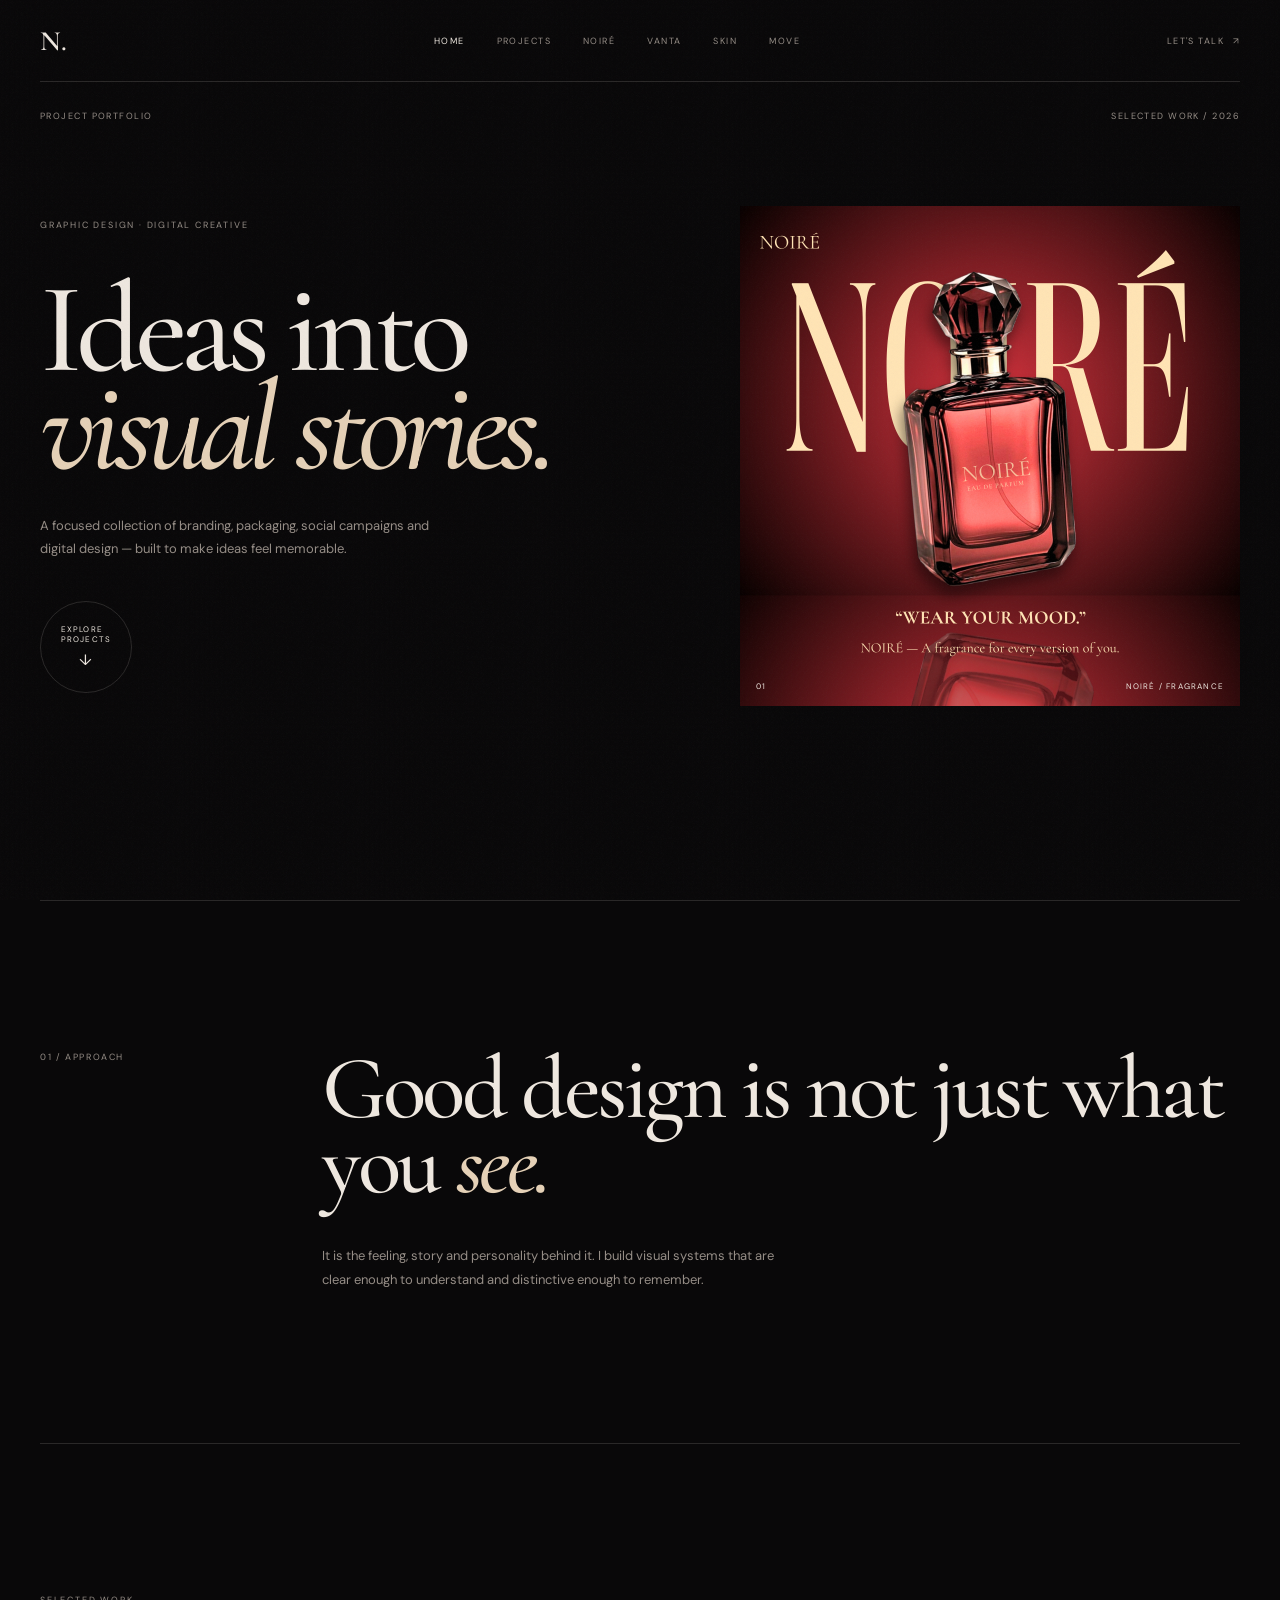
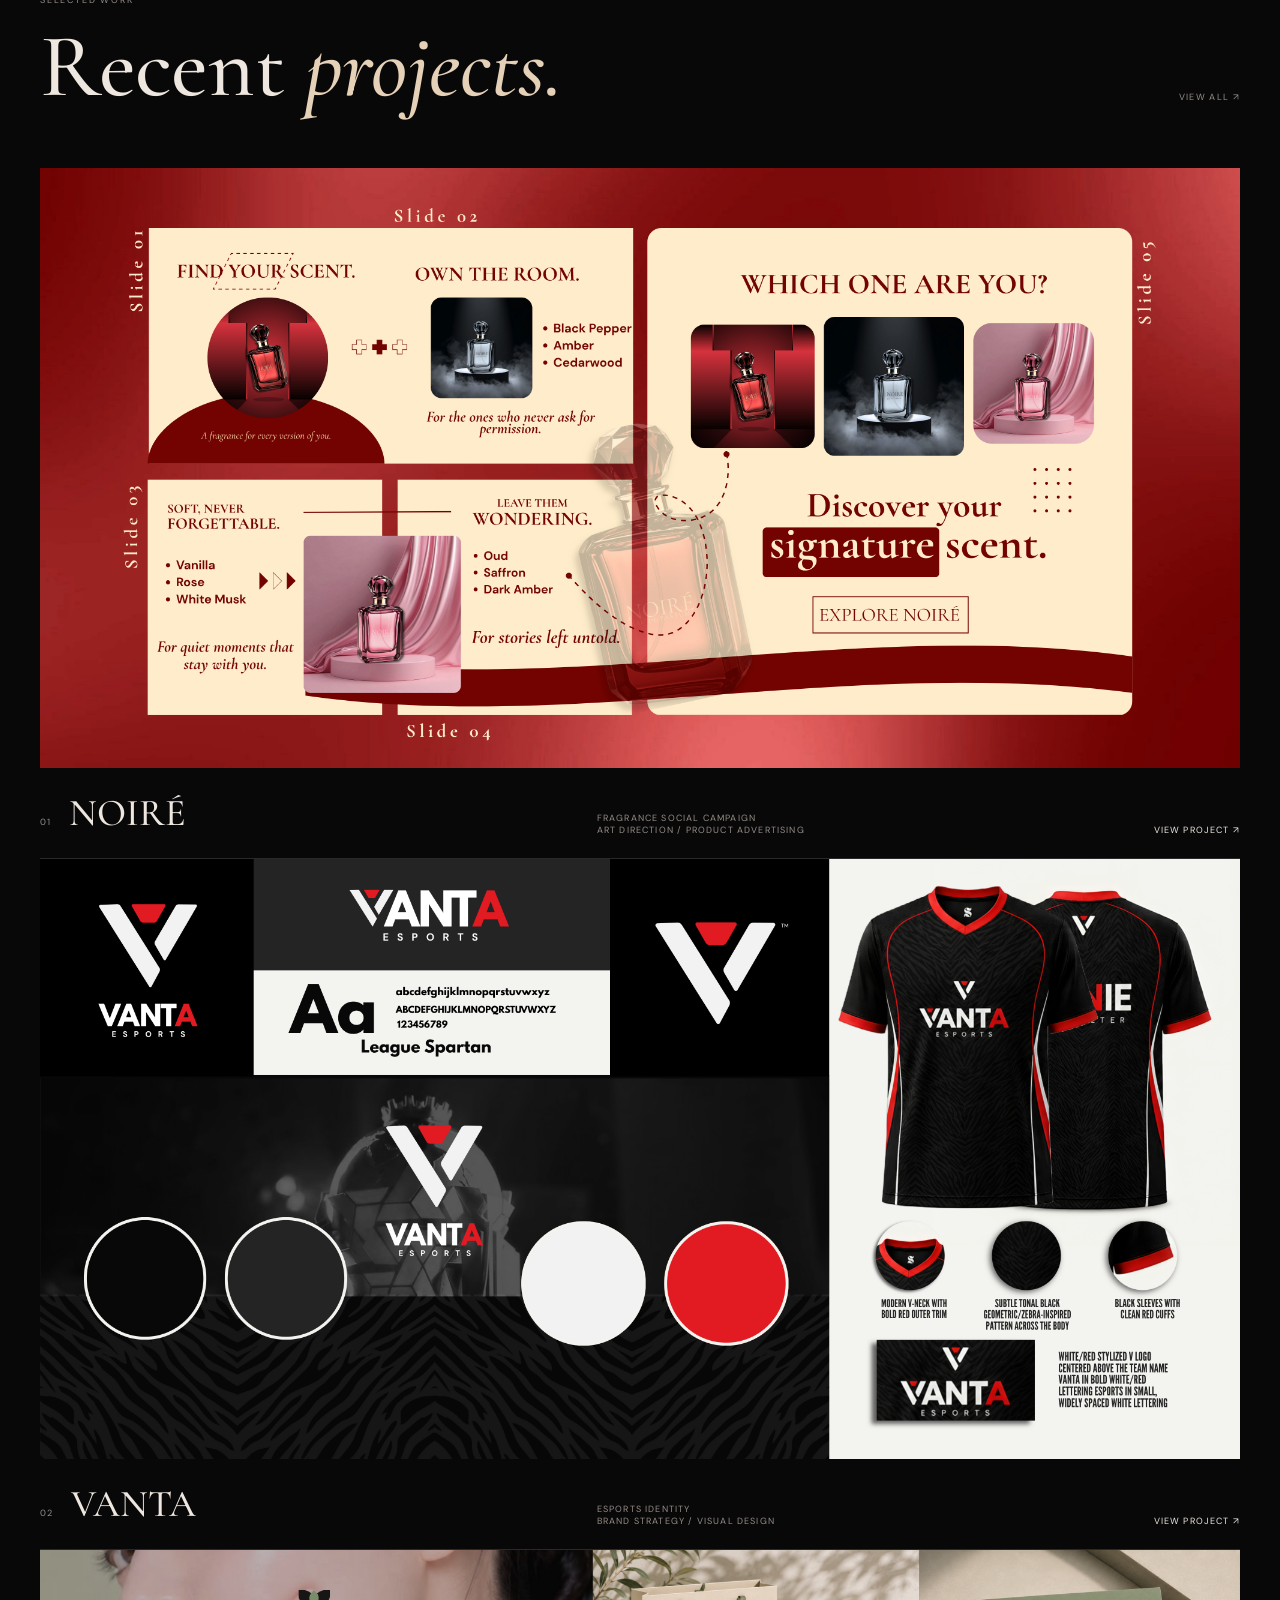
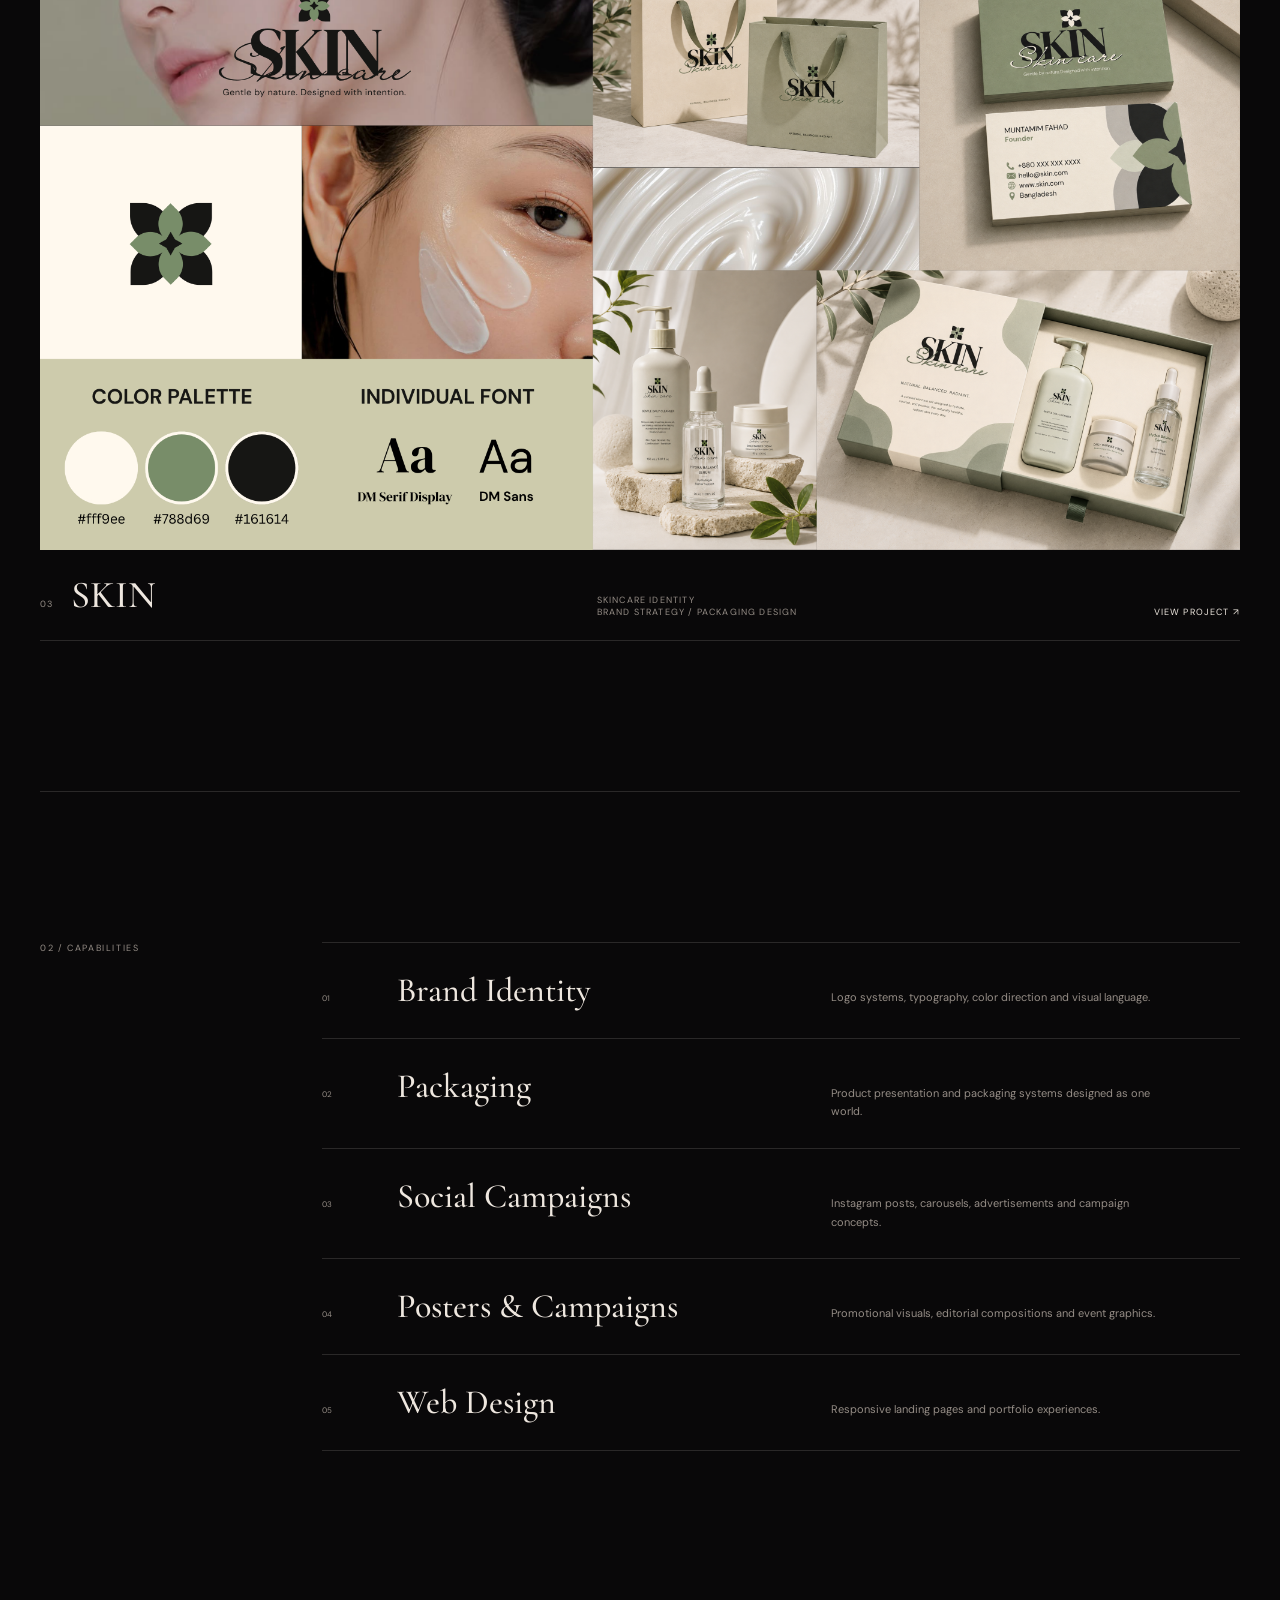
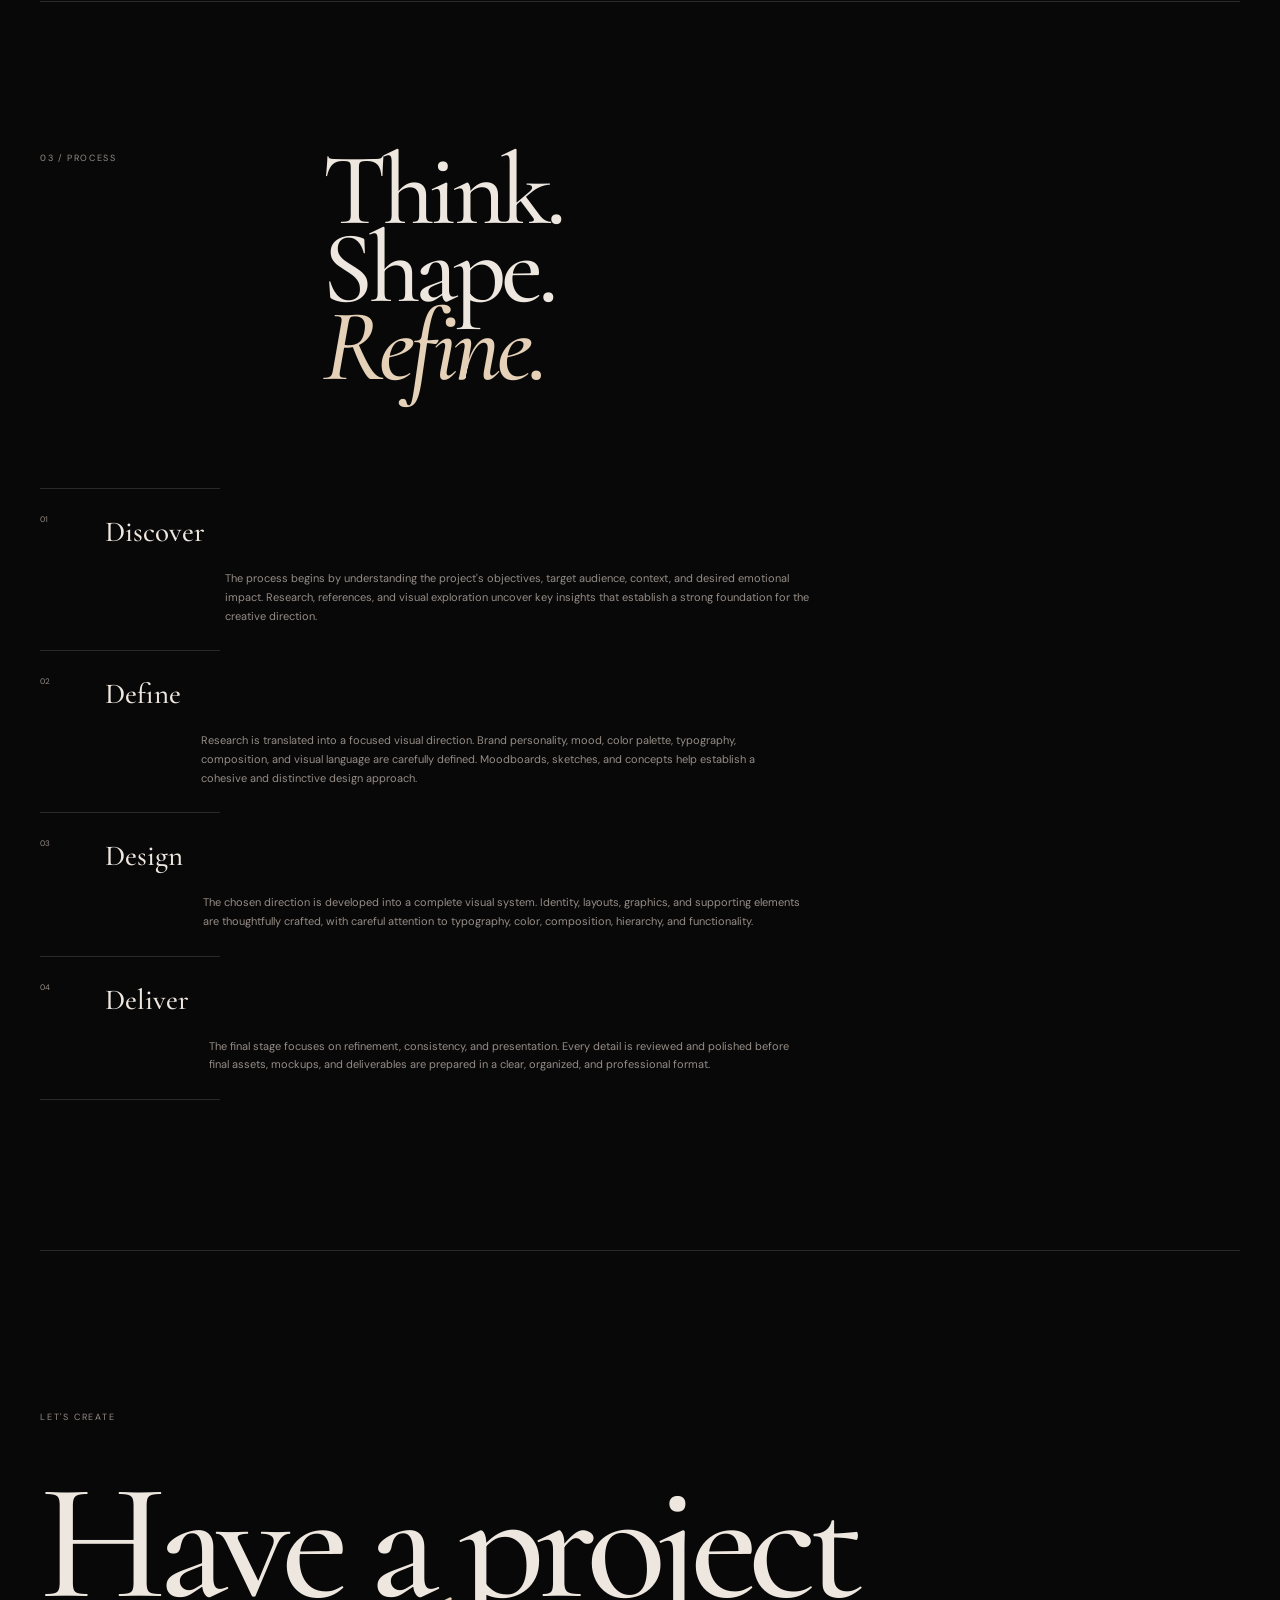
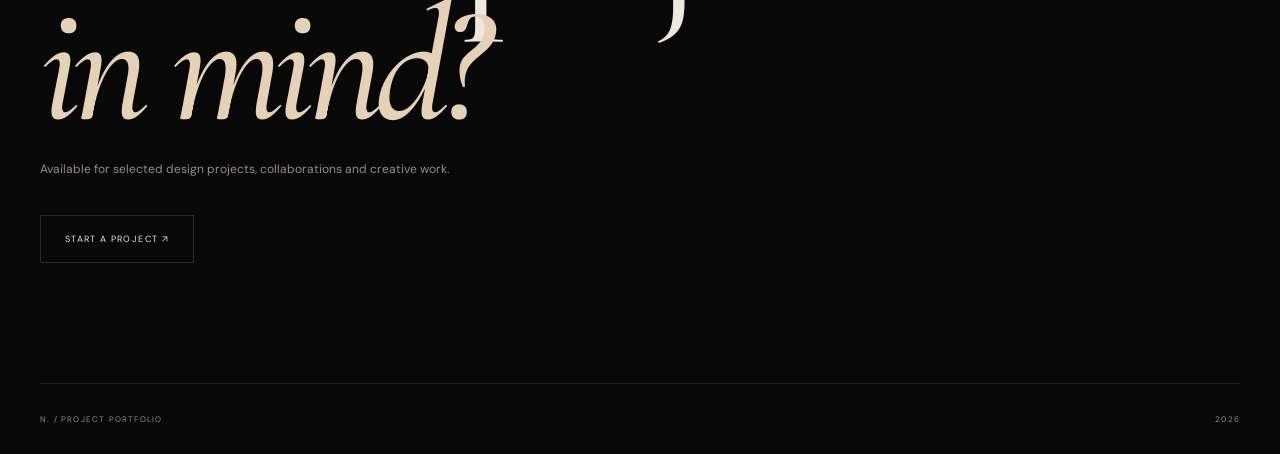
<file: index.html>
<!doctype html>
<html lang="en">
<head>
    <meta charset="utf-8">
    <meta name="viewport" content="width=device-width,initial-scale=1">
    <meta name="description" content="Selected graphic design projects — branding, packaging, social campaigns and digital design.">
    <title>N. — Project Portfolio</title>
<link rel="preconnect" href="https://fonts.googleapis.com">
<link rel="preconnect" href="https://fonts.gstatic.com" crossorigin>
<link href="https://fonts.googleapis.com/css2?family=Cormorant+Garamond:ital,wght@0,400;0,500;0,600;1,400;1,500&family=DM+Sans:wght@400;500;600&display=swap" rel="stylesheet">
<link rel="stylesheet" href="style.css">
</head>
<body>
  <div class="grain"></div>
<header class="nav">
    <a class="logo" href="index.html">N.</a>
    <nav>
        <a class="active" href="index.html">Home</a>
        <a href="projects.html">Projects</a>
        <a href="noire.html">NOIRÉ</a>
        <a href="vanta.html">VANTA</a>
        <a href="skin.html">SKIN</a>
        <a href="move.html">MOVE</a>
    </nav>
    <a class="nav-link" href="#contact">Let's talk <span>↗</span></a>
</header>

<main>
<section class="hero">
<div class="hero-kicker"><span>PROJECT PORTFOLIO</span><span>SELECTED WORK / 2026</span></div>
<div class="hero-copy">
<p class="eyebrow">GRAPHIC DESIGN · DIGITAL CREATIVE</p>
<h1>Ideas into<br><i>visual stories.</i></h1>
<p class="hero-text">A focused collection of branding, packaging, social campaigns and digital design — built to make ideas feel memorable.</p>
<a class="round-btn" href="projects.html"><span>Explore<br>projects</span><b>↓</b></a>
</div>
<div class="hero-visual">
<img src="image/NOIRE-.png" alt="NOIRÉ fragrance campaign">
<div class="image-note"><span>01</span><span>NOIRÉ / FRAGRANCE</span></div>
</div>
</section>

<section class="statement">
<div class="label">01 / APPROACH</div>
<div>
<h2>Good design is not just what you <i>see.</i></h2>
<p>It is the feeling, story and personality behind it. I build visual systems that are clear enough to understand and distinctive enough to remember.</p>
</div>
</section>

<section class="work">
<div class="section-top">
    <div>
        <p class="eyebrow">SELECTED WORK</p>
        <h2>Recent <i>projects.</i></h2>
    </div>
    <a href="projects.html">View all ↗</a>
</div>
<a class="feature" href="noire.html">
<div class="feature-img">
    <img src="image/NOIRE-1.png" alt="NOIRÉ campaign">
</div>
<div class="feature-meta">
    <div>
        <span>01</span><h3>NOIRÉ</h3>
    </div>
    <p>Fragrance Social Campaign<br>Art Direction / Product Advertising</p>
    <strong>View project ↗</strong>
</div>
</a>
<a class="feature" href="vanta.html">
<div class="feature-img">
    <img src="image/Vantaa.png" alt="VANTA esports identity">
</div>
<div class="feature-meta">
    <div>
        <span>02</span><h3>VANTA</h3>
    </div>
    <p>Esports Identity<br>Brand Strategy / Visual Design</p>
    <strong>View project ↗</strong>
</div>
</a>
</article>
<a class="feature" href="skin.html">
    <div class="feature-img">
        <img src="image/Skinn.png" alt="SKIN skincare identity">
    </div>
    <div class="feature-meta">
        <div>
            <span>03</span><h3>SKIN</h3>
        </div>
        <p>Skincare Identity<br>Brand Strategy / Packaging Design</p>
        <strong>View project ↗</strong>
    </div>
</a>
</article>
</div>
</section>

<section class="services">
<div class="label">02 / CAPABILITIES</div>
<div class="service-list">
<div>
    <span>01</span><h3>Brand Identity</h3>
    <p>Logo systems, typography, color direction and visual language.</p>
</div>
<div>
    <span>02</span><h3>Packaging</h3>
    <p>Product presentation and packaging systems designed as one world.</p>
</div>
<div>
    <span>03</span><h3>Social Campaigns</h3>
    <p>Instagram posts, carousels, advertisements and campaign concepts.</p>
</div>
<div>
    <span>04</span><h3>Posters & Campaigns</h3>
    <p>Promotional visuals, editorial compositions and event graphics.</p>
</div>
<div>
    <span>05</span><h3>Web Design</h3>
    <p>Responsive landing pages and portfolio experiences.</p>
</div>
</div>
</section>

<section class="process">
<div class="label">03 / PROCESS</div>
<div class="process-title"><h2>Think.<br>Shape.<br><i>Refine.</i></h2></div>
<div class="steps">
<div>
    <span>01</span><h3>Discover</h3>
    <p>The process begins by understanding the project's objectives, target audience, context, and desired emotional impact. Research, references, and visual exploration uncover key insights that establish a strong foundation for the creative direction.</p>
</div>
<div>
    <span>02</span><h3>Define</h3>
    <p>Research is translated into a focused visual direction. Brand personality, mood, color palette, typography, composition, and visual language are carefully defined. Moodboards, sketches, and concepts help establish a cohesive and distinctive design approach.</p>
</div>
<div>
    <span>03</span><h3>Design</h3>
    <p>The chosen direction is developed into a complete visual system. Identity, layouts, graphics, and supporting elements are thoughtfully crafted, with careful attention to typography, color, composition, hierarchy, and functionality.</p>
</div>
<div>
    <span>04</span><h3>Deliver</h3>
    <p>The final stage focuses on refinement, consistency, and presentation. Every detail is reviewed and polished before final assets, mockups, and deliverables are prepared in a clear, organized, and professional format.</p>
</div>
</div>
</section>

<section class="contact" id="contact">
<p class="eyebrow">LET'S CREATE</p>
<h2>Have a project<br><i>in mind?</i></h2>
<p class="contact-sub">Available for selected design projects, collaborations and creative work.</p>
<a class="contact-btn" href="https://discord.gg/9jVMRYbkyK">Start a project ↗</a>
</section>
</main>
<footer><span>N. / PROJECT PORTFOLIO</span><span>2026</span></footer>
<script src="script.js"></script>
</body>
</html>
</file>
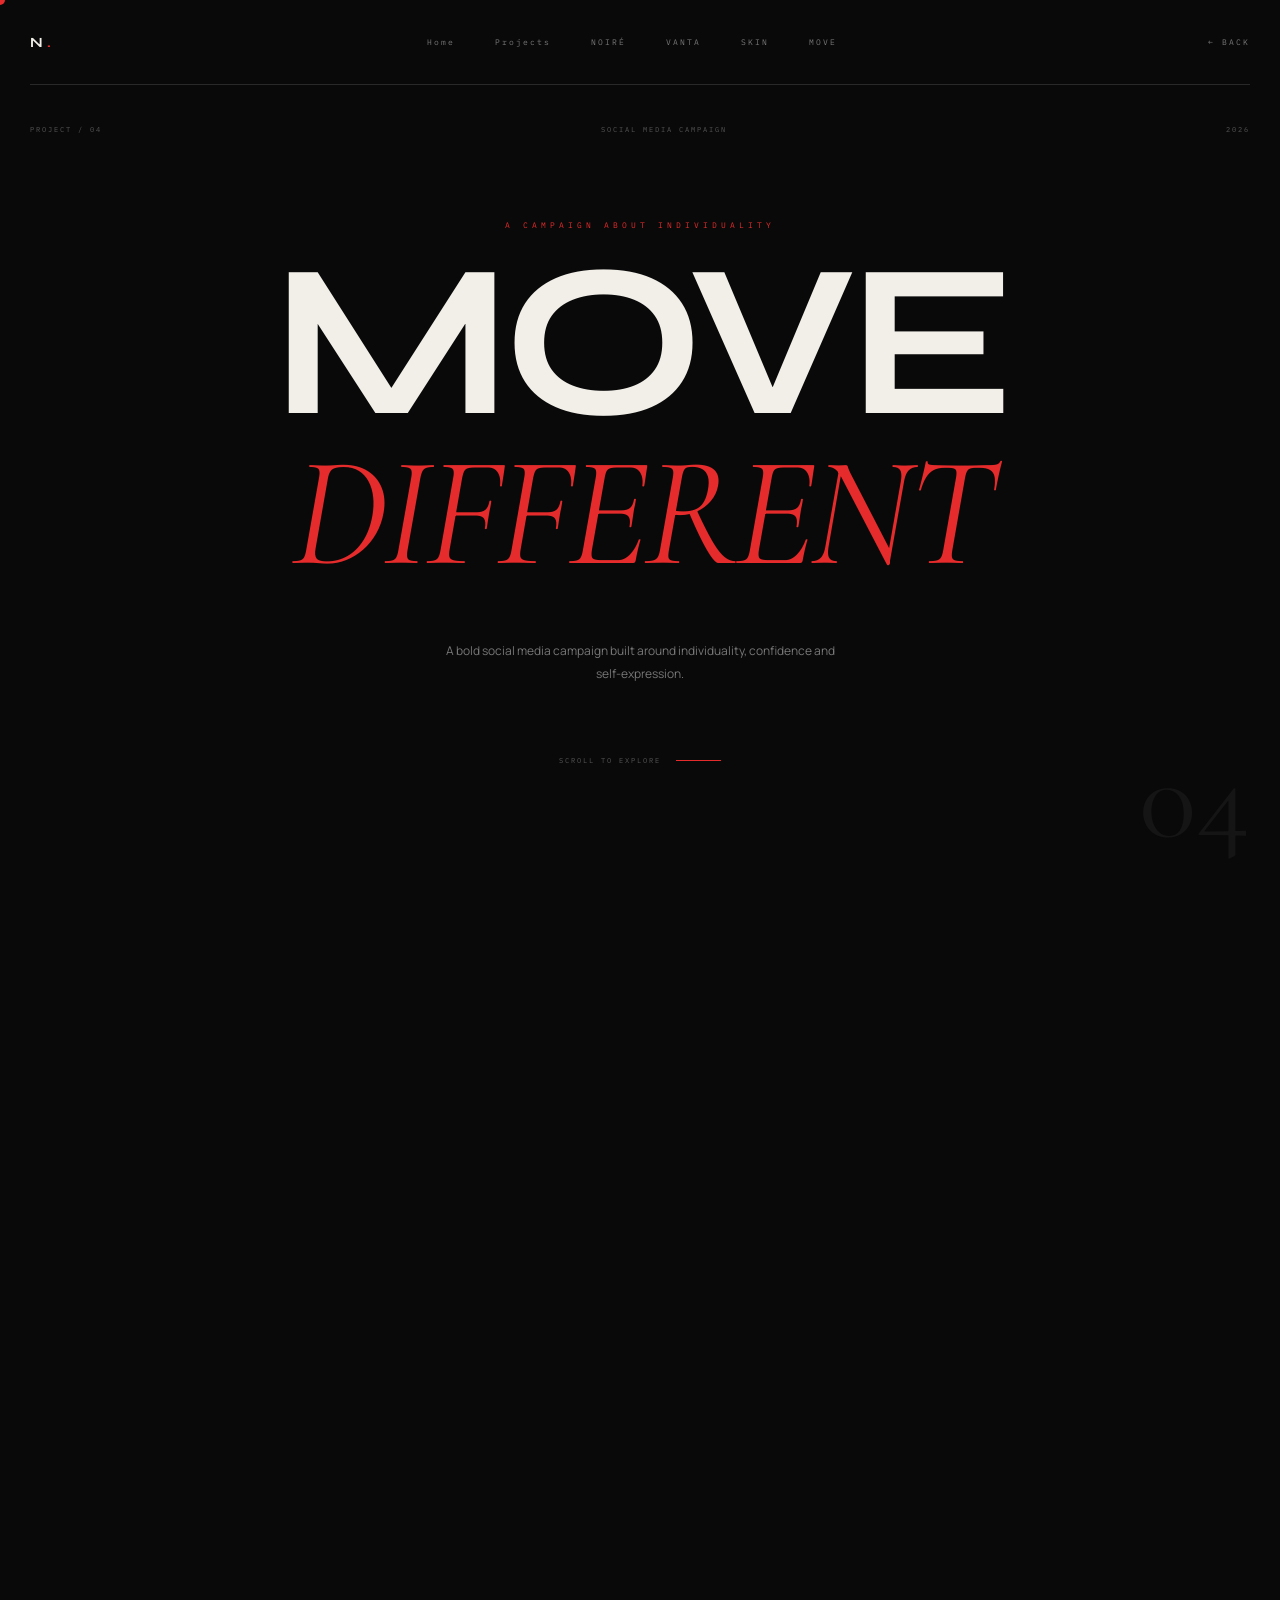
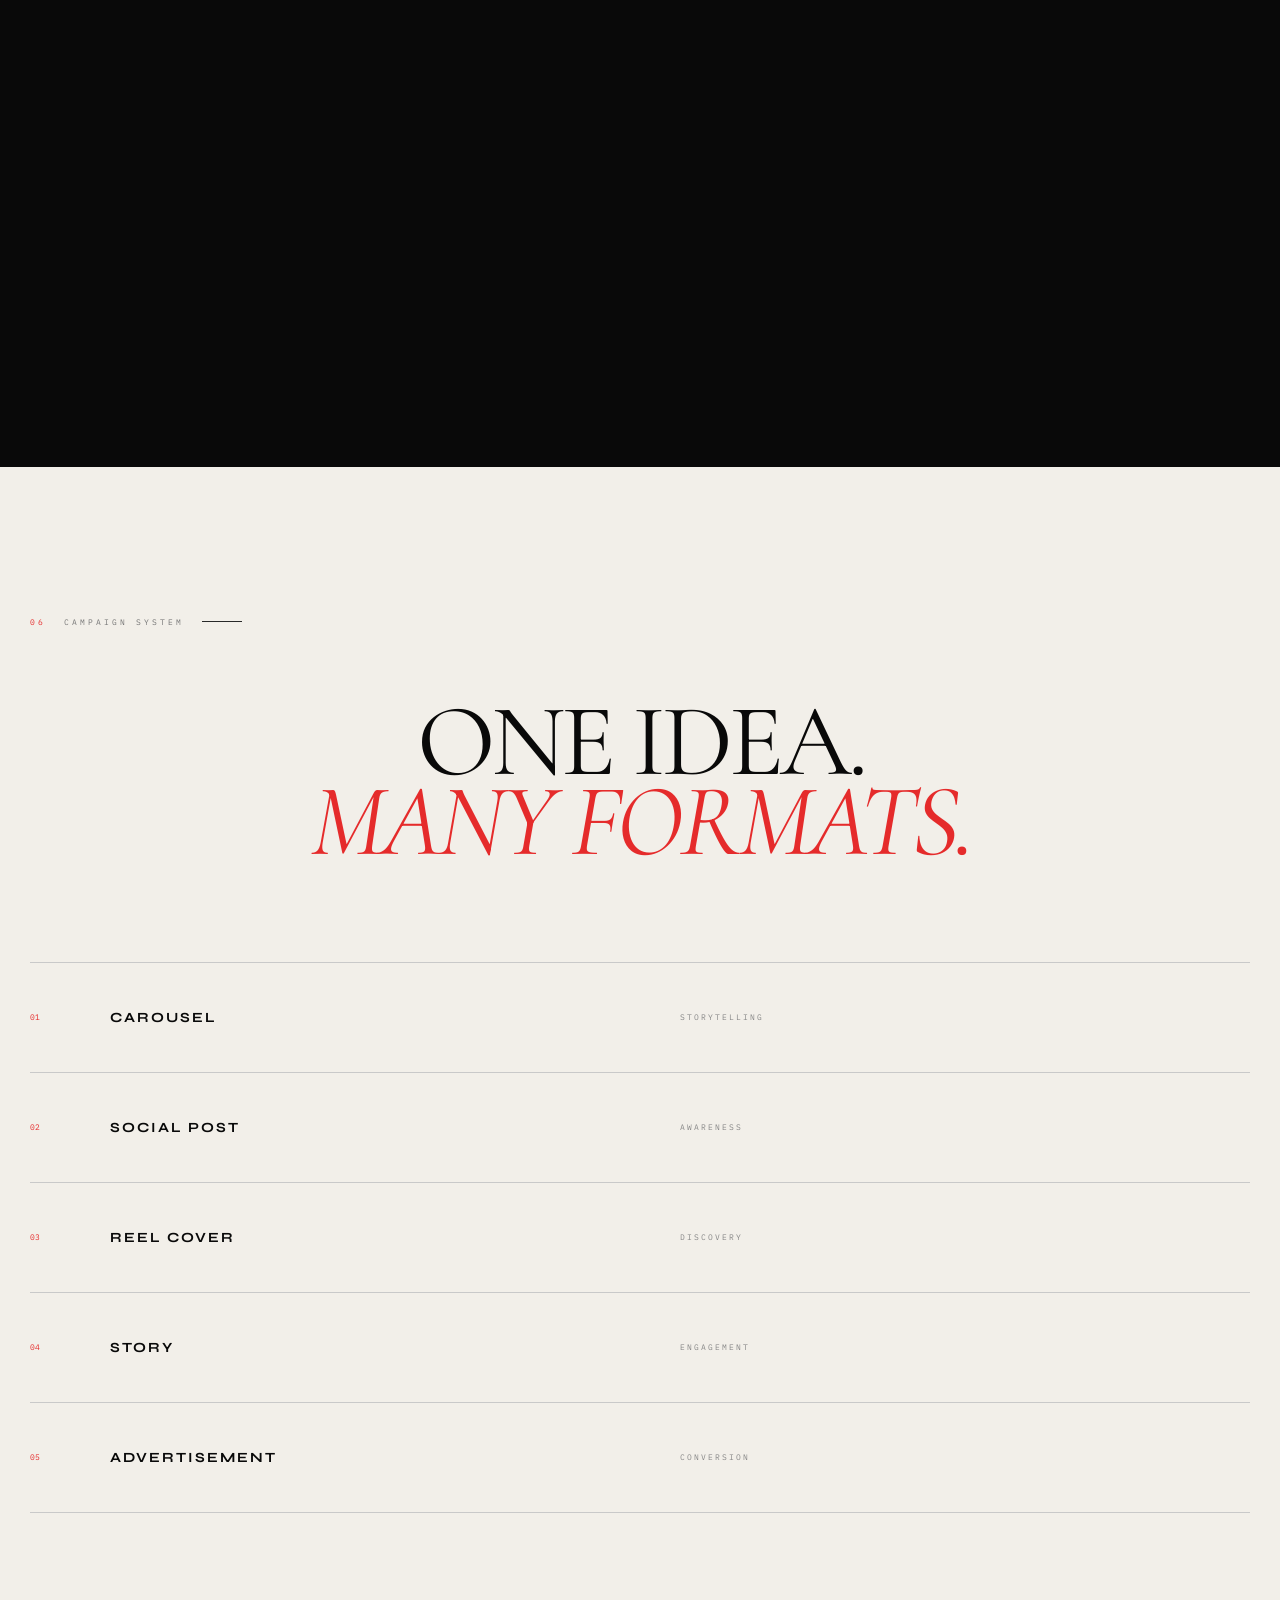
<file: move.html>
<!DOCTYPE html>
<html lang="en">

<head>

    <meta charset="UTF-8">

    <meta name="viewport"
          content="width=device-width, initial-scale=1.0">

    <title>MOVE DIFFERENT — Social Media Campaign</title>

    <!-- =================================
         GOOGLE FONTS
    ================================== -->

    <link rel="preconnect"
          href="https://fonts.googleapis.com">

    <link rel="preconnect"
          href="https://fonts.gstatic.com"
          crossorigin>

    <link href="https://fonts.googleapis.com/css2?family=Cormorant+Garamond:ital,wght@0,400;0,500;0,600;1,400;1,500&family=IBM+Plex+Mono:wght@400;500&family=Manrope:wght@300;400;500;600;700&family=Syne:wght@400;500;600;700;800&display=swap"
          rel="stylesheet">


    <link rel="stylesheet"
          href="move.css">

</head>


<body>


<!-- =================================
     CUSTOM CURSOR
================================== -->

<div class="cursor"></div>


<!-- =================================
     NAVIGATION
================================== -->

<header class="navbar">

    <a href="index.html"
       class="logo">

        N<span>.</span>

    </a>


    <nav>

        <a href="index.html">Home</a>
        <a href="projects.html">Projects</a>
        <a href="noire.html">NOIRÉ</a>
        <a href="vanta.html">VANTA</a>
        <a href="skin.html">SKIN</a>
        <a href="move.html" class="active">MOVE</a>
    </nav>


    <a href="projects.html"
       class="back">

        ← BACK

    </a>

</header>



<!-- =================================
     HERO
================================== -->

<section class="hero">


    <div class="hero-meta">

        <span>
            PROJECT / 04
        </span>

        <span>
            SOCIAL MEDIA CAMPAIGN
        </span>

        <span>
            2026
        </span>

    </div>


    <div class="hero-center">

        <p class="hero-kicker">
            A CAMPAIGN ABOUT INDIVIDUALITY
        </p>


        <h1>

            MOVE

            <em>
                DIFFERENT
            </em>

        </h1>


        <p class="hero-description">

            A bold social media campaign
            built around individuality,
            confidence and self-expression.

        </p>


        <div class="hero-scroll">

            <span>
                SCROLL TO EXPLORE
            </span>

            <div class="scroll-line"></div>

        </div>

    </div>


    <div class="hero-index">
        04
    </div>

</section>



<!-- =================================
     INTRO
================================== -->

<section class="section intro">


    <div class="section-label">

        <span>
            01
        </span>

        THE IDEA

    </div>


    <div class="intro-layout">


        <div class="intro-heading">

            <h2>

                DON'T FOLLOW

                <em>
                    THE CROWD.
                </em>

            </h2>

        </div>


        <div class="intro-copy">

            <p class="copy-label">
                THE CONCEPT
            </p>


            <p>

                MOVE DIFFERENT is a conceptual
                social media campaign designed
                around the idea of individuality.

            </p>


            <p>

                Instead of asking people to follow
                the next trend, the campaign asks
                them to create their own direction.

            </p>


            <div class="quote">

                “YOUR STYLE DOESN'T
                NEED PERMISSION.”

            </div>

        </div>

    </div>

</section>



<!-- =================================
     STATEMENT
================================== -->

<section class="statement">


    <div class="statement-content">

        <p>
            NO TEMPLATE.
        </p>


        <h2>

            YOUR

            <em>
                RULES.
            </em>

        </h2>


        <p>
            NO COPY. NO LIMITS.
        </p>

    </div>

</section>



<!-- =================================
     HERO DESIGN
================================== -->

<section class="section campaign-visual">


    <div class="section-label">

        <span>
            02
        </span>

        CAMPAIGN VISUAL

    </div>


    <!--
    =====================================
    ADD YOUR MAIN CAMPAIGN DESIGN HERE

    Replace:

    assets/move/hero.jpg

    with your own image.

    Example:

    assets/move/my-design.png
    =====================================
    -->


    <a href="image/MOVE.png"
       target="_blank"
       class="hero-image">

        <img src="image/MOVE.png"
             alt="MOVE DIFFERENT campaign visual">

        <div class="image-hover">
            VIEW FULL SIZE ↗
        </div>

    </a>


    <div class="image-details">

        <span>
            MOVE DIFFERENT
        </span>

        <span>
            KEY VISUAL / 01
        </span>

    </div>

</section>



<!-- =================================
     CREATIVE DIRECTION
================================== -->

<section class="section direction">


    <div class="section-label">

        <span>
            03
        </span>

        CREATIVE DIRECTION

    </div>


    <div class="direction-heading">

        <h2>

            BUILT TO

            <em>
                STAND OUT.
            </em>

        </h2>

    </div>


    <div class="direction-grid">


        <article>

            <span class="number">
                01
            </span>

            <h3>
                TYPE
            </h3>

            <p>

                Oversized typography creates
                immediate visual impact while
                contrasting typefaces give the
                campaign an editorial personality.

            </p>

        </article>


        <article>

            <span class="number">
                02
            </span>

            <h3>
                CONTRAST
            </h3>

            <p>

                Black, off-white and controlled
                red accents create a visual system
                that feels bold without becoming
                visually overwhelming.

            </p>

        </article>


        <article>

            <span class="number">
                03
            </span>

            <h3>
                ENERGY
            </h3>

            <p>

                Cropping, scale, movement and
                unexpected compositions create
                energy across every format.

            </p>

        </article>


    </div>

</section>



<!-- =================================
     INSTAGRAM CAROUSEL
================================== -->

<section class="section carousel">


    <div class="section-label">

        <span>
            04
        </span>

        INSTAGRAM CAROUSEL

    </div>


    <div class="heading-row">


        <h2>

            STOP

            <em>
                THE SCROLL.
            </em>

        </h2>


        <p>

            Seven connected slides turn one
            campaign idea into a visual story.

        </p>

    </div>


    <!-- =================================
         YOUR 7 CAROUSEL DESIGNS
    ================================== -->

    <div class="design-grid">


        <!-- 01 -->

        <a href="image/MOVE0.png"
           target="_blank"
           class="design-card">

            <div class="image-wrap">

                <img src="image/MOVE0.png"
                     alt="MOVE DIFFERENT carousel slide 01">

                <span class="view">
                    VIEW ↗
                </span>

            </div>

            <div class="design-meta">

                <span>
                    01
                </span>

                <span>
                    HOOK
                </span>

            </div>

        </a>



        <!-- 02 -->

        <a href="image/MOVE1.png"
           target="_blank"
           class="design-card">

            <div class="image-wrap">

                <img src="image/MOVE1.png"
                     alt="MOVE DIFFERENT carousel slide 02">

                <span class="view">
                    VIEW ↗
                </span>

            </div>

            <div class="design-meta">

                <span>
                    02
                </span>

                <span>
                    STATEMENT
                </span>

            </div>

        </a>



        <!-- 03 -->

        <a href="image/MOVE2.png"
           target="_blank"
           class="design-card">

            <div class="image-wrap">

                <img src="image/MOVE2.png"
                     alt="MOVE DIFFERENT carousel slide 03">

                <span class="view">
                    VIEW ↗
                </span>

            </div>

            <div class="design-meta">

                <span>
                    03
                </span>

                <span>
                    PRODUCT
                </span>

            </div>

        </a>



        <!-- 04 -->

        <a href="image/MOVE3.png"
           target="_blank"
           class="design-card">

            <div class="image-wrap">

                <img src="image/MOVE3.png"
                     alt="MOVE DIFFERENT carousel slide 04">

                <span class="view">
                    VIEW ↗
                </span>

            </div>

            <div class="design-meta">

                <span>
                    04
                </span>

                <span>
                    LIFESTYLE
                </span>

            </div>

        </a>



        <!-- 05 -->

        <a href="image/MOVE4.png"
           target="_blank"
           class="design-card">

            <div class="image-wrap">

                <img src="image/MOVE4.png"
                     alt="MOVE DIFFERENT carousel slide 05">

                <span class="view">
                    VIEW ↗
                </span>

            </div>

            <div class="design-meta">

                <span>
                    05
                </span>

                <span>
                    FEATURES
                </span>

            </div>

        </a>



        <!-- 06 -->

        <a href="image/MOVE5.png"
           target="_blank"
           class="design-card">

            <div class="image-wrap">

                <img src="image/MOVE5.png"
                     alt="MOVE DIFFERENT carousel slide 06">

                <span class="view">
                    VIEW ↗
                </span>

            </div>

            <div class="design-meta">

                <span>
                    06
                </span>

                <span>
                    COMMUNITY
                </span>

            </div>

        </a>



        <!-- 07 -->

        <a href="image/MOVE6.png"
           target="_blank"
           class="design-card">

            <div class="image-wrap">

                <img src="image/MOVE6.png"
                     alt="MOVE DIFFERENT carousel slide 07">

                <span class="view">
                    VIEW ↗
                </span>

            </div>

            <div class="design-meta">

                <span>
                    07
                </span>

                <span>
                    CTA
                </span>

            </div>

        </a>


    </div>

</section>



<!-- =================================
     ADS
================================== -->

<section class="section ads">


    <div class="section-label">

        <span>
            05
        </span>

        SOCIAL ADS

    </div>


    <div class="heading-row">

        <h2>

            THREE

            <em>
                DIRECTIONS.
            </em>

        </h2>


        <p>

            Awareness, product and engagement
            formats built from the same visual
            campaign language.

        </p>

    </div>


    <div class="ads-grid">


        <!-- AD 01 -->

        <a href="image/MOVE7.png"
           target="_blank"
           class="ad-card">

            <div class="image-wrap">

                <img src="image/MOVE7.png"
                     alt="MOVE DIFFERENT awareness ad">

                <span class="view">
                    VIEW ↗
                </span>

            </div>

            <div class="ad-meta">

                <span>
                    01 / AWARENESS
                </span>

            </div>

        </a>



        <!-- AD 02 -->

        <a href="image/MOVE8.png"
           target="_blank"
           class="ad-card">

            <div class="image-wrap">

                <img src="image/MOVE8.png"
                     alt="MOVE DIFFERENT product ad">

                <span class="view">
                    VIEW ↗
                </span>

            </div>

            <div class="ad-meta">

                <span>
                    02 / PRODUCT
                </span>

            </div>

        </a>



        <!-- AD 03 -->

        <a href="image/MOVE9.png"
           target="_blank"
           class="ad-card">

            <div class="image-wrap">

                <img src="image/MOVE9.png"
                     alt="MOVE DIFFERENT engagement ad">

                <span class="view">
                    VIEW ↗
                </span>

            </div>

            <div class="ad-meta">

                <span>
                    03 / ENGAGEMENT
                </span>

            </div>

        </a>


    </div>

</section>



<!-- =================================
     CAMPAIGN SYSTEM
================================== -->

<section class="system">


    <div class="system-inner">


        <div class="section-label">

            <span>
                06
            </span>

            CAMPAIGN SYSTEM

        </div>


        <div class="system-heading">

            <h2>

                ONE IDEA.

                <em>
                    MANY FORMATS.
                </em>

            </h2>

        </div>


        <div class="system-list">


            <div class="system-item">

                <span>
                    01
                </span>

                <h3>
                    CAROUSEL
                </h3>

                <p>
                    STORYTELLING
                </p>

            </div>


            <div class="system-item">

                <span>
                    02
                </span>

                <h3>
                    SOCIAL POST
                </h3>

                <p>
                    AWARENESS
                </p>

            </div>


            <div class="system-item">

                <span>
                    03
                </span>

                <h3>
                    REEL COVER
                </h3>

                <p>
                    DISCOVERY
                </p>

            </div>


            <div class="system-item">

                <span>
                    04
                </span>

                <h3>
                    STORY
                </h3>

                <p>
                    ENGAGEMENT
                </p>

            </div>


            <div class="system-item">

                <span>
                    05
                </span>

                <h3>
                    ADVERTISEMENT
                </h3>

                <p>
                    CONVERSION
                </p>

            </div>


        </div>

    </div>

</section>



<!-- ================= GRID ================= -->

<section class="instagram section">

    <div class="section-label">
        <span>07</span>
        INSTAGRAM GRID
    </div>

    <div class="grid-intro">

        <h1>
            BUILT TO<br>
            <span>LIVE TOGETHER.</span>
        </h1>

        <p>
            Every post works individually while contributing
            to one recognizable campaign identity.
        </p>

    </div>


    <div class="insta-grid">

        <div class="insta-box box-1">
            MOVE
        </div>

        <div class="insta-box box-2">
            01
        </div>

        <div class="insta-box box-3">
            DON'T<br>BLEND IN.
        </div>

        <div class="insta-box box-4">
            YOUR<br>RULES.
        </div>

        <div class="insta-box box-5">
            <span>MOVE</span>
            DIFFERENT.
        </div>

        <div class="insta-box box-6">
            2026
        </div>

        <div class="insta-box box-7">
            WHAT'S<br>YOUR MOVE?
        </div>

        <div class="insta-box box-8">
            #MOVE<br>DIFFERENT
        </div>

        <div class="insta-box box-9">
            SHOP ↗
        </div>

    </div>

</section>



<!-- =================================
     FINAL
================================== -->

<section class="final">


    <p>
        PROJECT 04 / MOVE DIFFERENT
    </p>


    <h2>

        MAKE

        <em>
            YOUR MOVE.
        </em>

    </h2>


    <a href="projects.html">

        ← VIEW ALL PROJECTS

    </a>

</section>

<script src="move.js"></script>

</body>

</html>
</file>
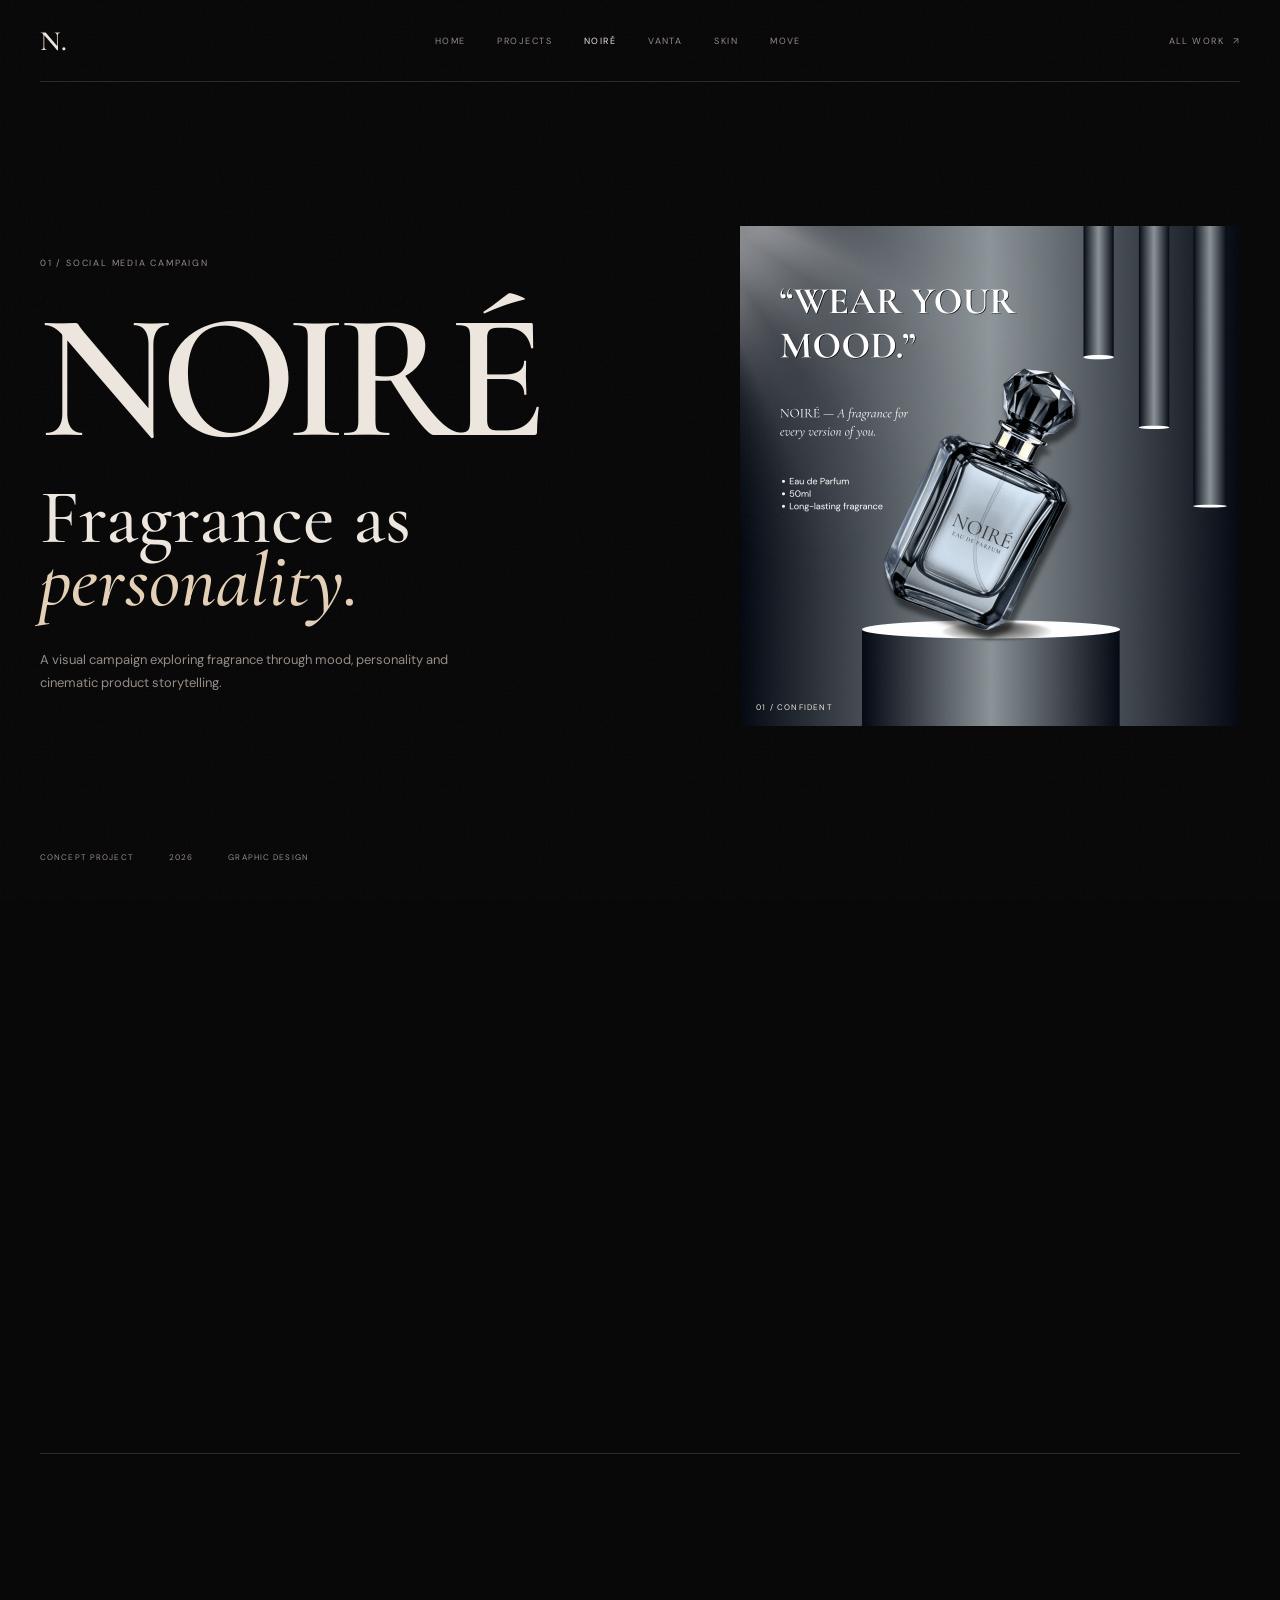
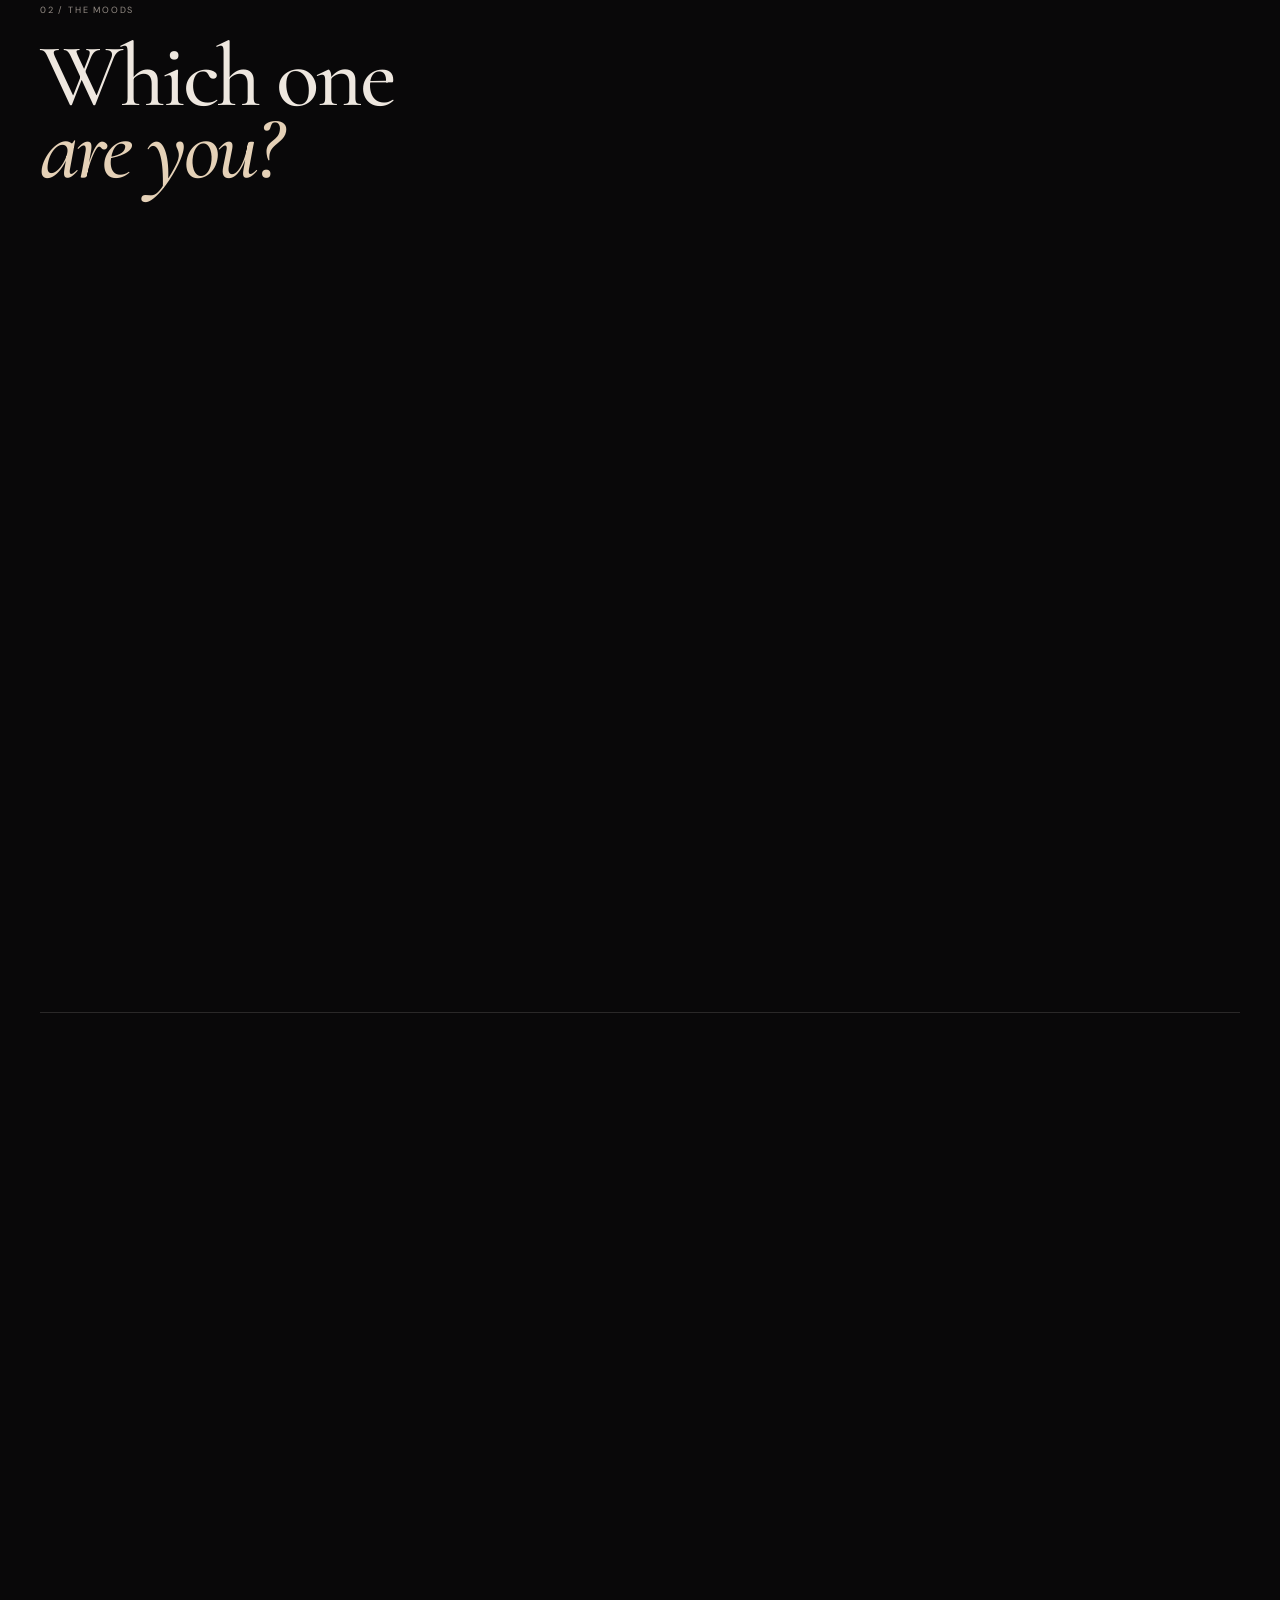
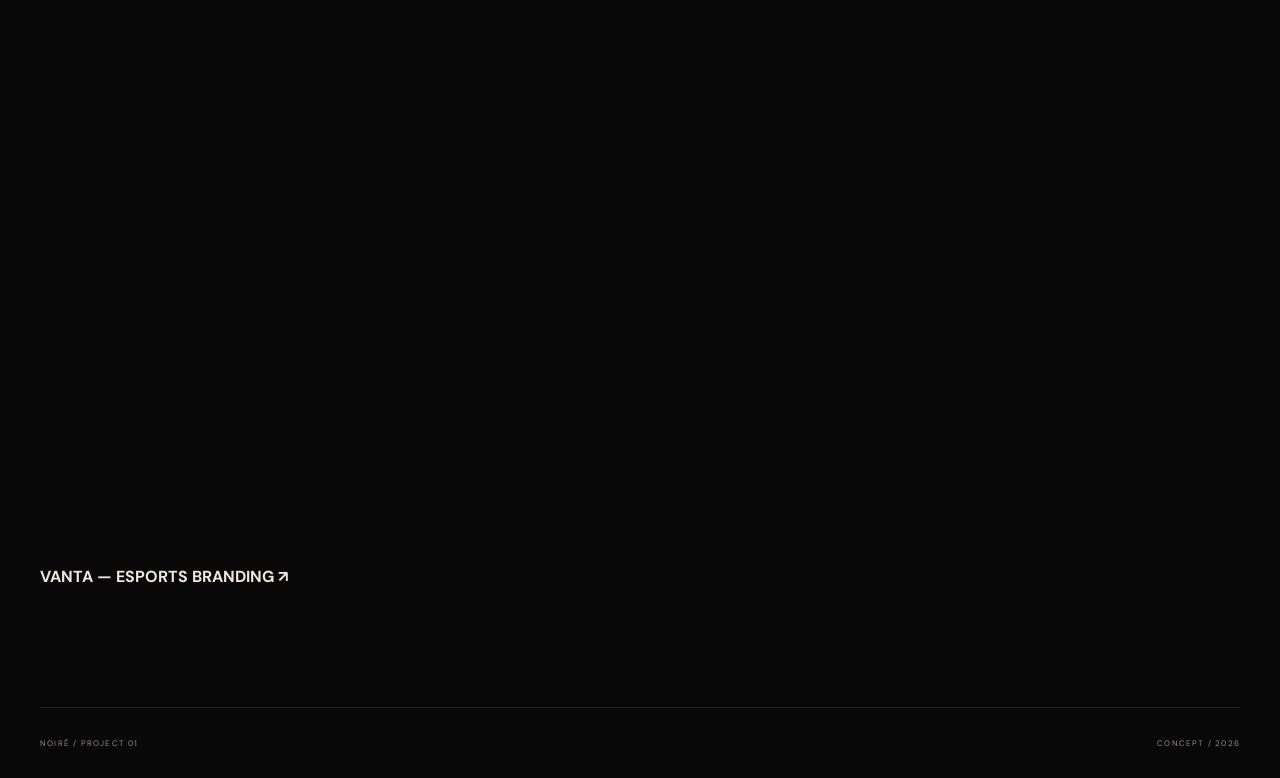
<file: noire.html>
<!doctype html>
<html lang="en"><head>
<meta charset="utf-8"><meta name="viewport" content="width=device-width,initial-scale=1">
<meta name="description" content="NOIRÉ — Fragrance Social Campaign case study.">
<title>NOIRÉ — Case Study</title>
<link rel="preconnect" href="https://fonts.googleapis.com">
<link rel="preconnect" href="https://fonts.gstatic.com" crossorigin>
<link href="https://fonts.googleapis.com/css2?family=Cormorant+Garamond:ital,wght@0,400;0,500;0,600;1,400;1,500&family=DM+Sans:wght@400;500;600&display=swap" rel="stylesheet">
<link rel="stylesheet" href="style.css">
</head>
<body class="case">
<div class="grain">
</div>
<header class="nav">
    <a class="logo" href="index.html">N.</a>
    <nav>
        <a href="index.html">Home</a>
        <a href="projects.html">Projects</a>
        <a class="active" href="noire.html">NOIRÉ</a>
        <a href="vanta.html">VANTA</a>
        <a href="skin.html">SKIN</a>
        <a href="move.html">MOVE</a>
    </nav>
    <a class="nav-link" href="projects.html">All work <span>↗</span></a>
</header>
<main>
<section class="case-hero">
    <div class="case-title reveal">
        <p class="eyebrow">01 / SOCIAL MEDIA CAMPAIGN</p>
        <h1>NOIRÉ</h1><h2>Fragrance as<br><i>personality.</i></h2>
        <p>A visual campaign exploring fragrance through mood, personality and cinematic product storytelling.</p>
    </div>
    <div class="case-image reveal">
        <img src="image/noire.png" alt="NOIRÉ fragrance campaign">
        <span>01 / CONFIDENT</span>
    </div>
    <div class="case-meta">
        <span>CONCEPT PROJECT</span>
        <span>2026</span>
        <span>GRAPHIC DESIGN</span>
    </div>
</section>

<section class="case-section intro-case reveal">
    <div class="case-no">01</div>
    <div>
        <p class="eyebrow">THE IDEA</p>
        <h2>Three moods.<br><i>Three stories.</i><br>One signature.</h2>
    </div>
    <div class="case-copy">
        <p>NOIRÉ is a conceptual fragrance campaign built around the idea that scent is more than fragrance — it is an expression of personality.</p>
        <p>The campaign explores <b>Confident, Soft and Mysterious</b>, giving each mood a distinct visual world.</p>
    </div>
</section>

<section class="case-section">
    <div class="case-head reveal">
        <p class="eyebrow">02 / THE MOODS</p>
        <h2>Which one<br><i>are you?</i></h2>
    </div>
    <div class="moods">
        <article class="reveal">
            <img src="image/myst.png" alt="NOIRÉ mood">
            <div>
                <span>01</span>
                <h3>Mysterious</h3>
                <p>Dark · Intriguing · Memorable</p>
            </div>
        </article>
        <article class="reveal">
            <img src="image/confident.png" alt="NOIRÉ mood">
            <div>
                <span>02</span>
                <h3>Confident</h3>
                <p>Bold · Powerful · Unapologetic</p>
            </div>
        </article>
        <article class="reveal">
            <img src="image/soft.png" alt="NOIRÉ mood">
            <div>
                <span>03</span>
                <h3>Soft</h3>
                <p>Elegant · Gentle · Unforgettable</p>
            </div>
        </article>
    </div>
</section>

<section class="case-section">
    <div class="case-head reveal">
        <p class="eyebrow">03 / CAMPAIGN SYSTEM</p>
        <h2>From scroll<br>to <i>story.</i></h2>
        <p>A cohesive social experience combining editorial typography, product imagery and mood-driven compositions.</p>
    </div>
    <div class="stack">
        <img class="reveal" src="image/NOIRE-1.png" alt="NOIRÉ campaign">
        <img class="reveal" src="image/NOIRE-2.png" alt="NOIRÉ campaign">
        <img class="reveal" src="image/NOIRE-3.png" alt="NOIRÉ campaign">
    </div>
</section>

<section class="case-section language reveal">
    <div class="case-no">04</div>
    <div>
        <p class="eyebrow">VISUAL LANGUAGE</p>
        <h2>A world built<br>around <i>mood.</i></h2>
    </div>
    <div class="swatches">
        <div>
            <i class="sw burg"></i>
            <b>BURGUNDY</b>
            <small>Depth / Luxury</small>
        </div>
        <div>
            <i class="sw cream"></i>
            <b>CREAM</b>
            <small>Warmth / Elegance</small>
        </div>
        <div>
            <i class="sw blush"></i>
            <b>BLUSH</b>
            <small>Softness / Delicacy</small>
        </div>
        <div>
            <i class="sw black"></i>
            <b>BLACK</b>
            <small>Mystery / Intensity</small>
        </div>
    </div>
</section>

<section class="case-final">
    <p class="eyebrow reveal">THE FINAL EXPERIENCE</p>
    <h2 class="reveal">Wear your<br><i>mood.</i></h2>
    <p class="reveal">Three moods. Three visual worlds. One fragrance identity.</p>
    <img class="final-img reveal" src="image/NOIRE-2.png" alt="NOIRÉ final campaign">
    <a class="next reveal" href="projects.html">
        <span>Next project</span>
        <a href="vanta.html"><b>VANTA — ESPORTS BRANDING ↗</b></a>
    </a>
</section>
</main>
<footer>
    <span>NOIRÉ / PROJECT 01</span><span>CONCEPT / 2026</span>
</footer>
<script src="script.js"></script>
</body>
</html>
</file>
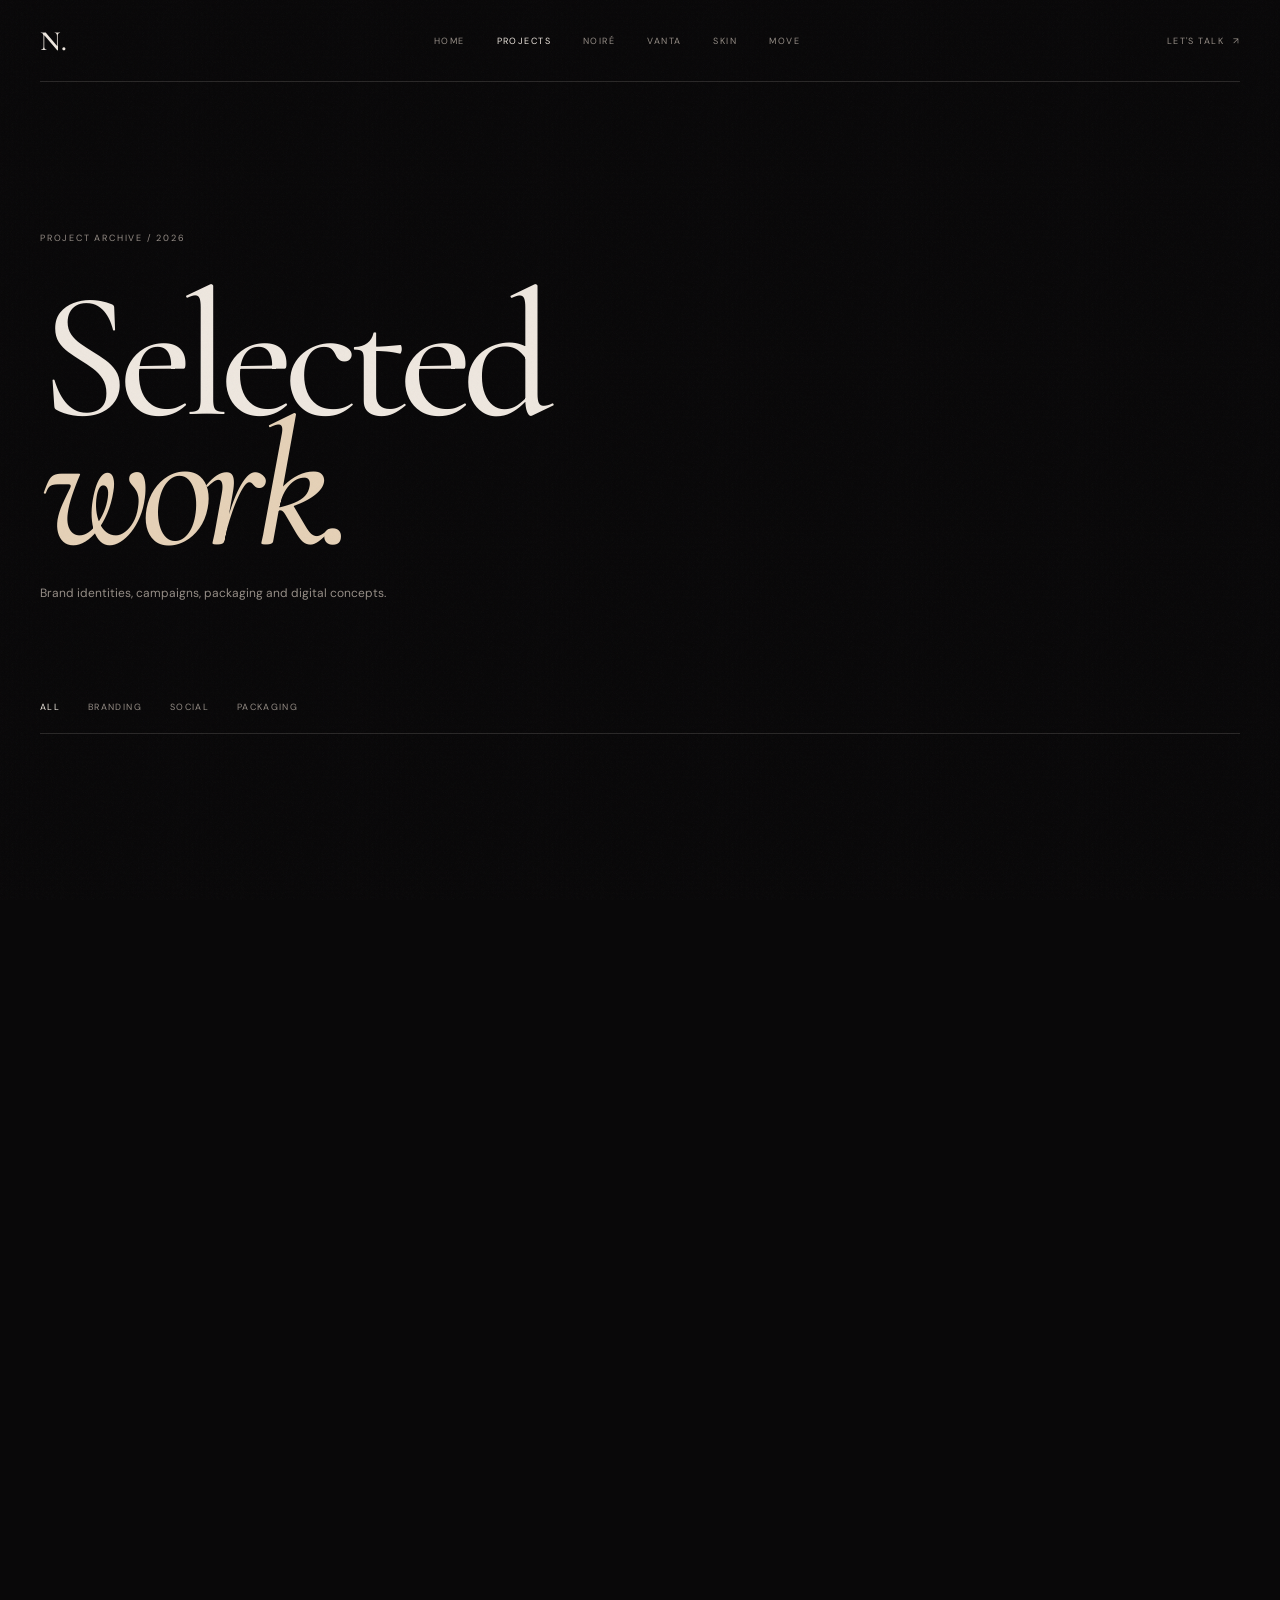
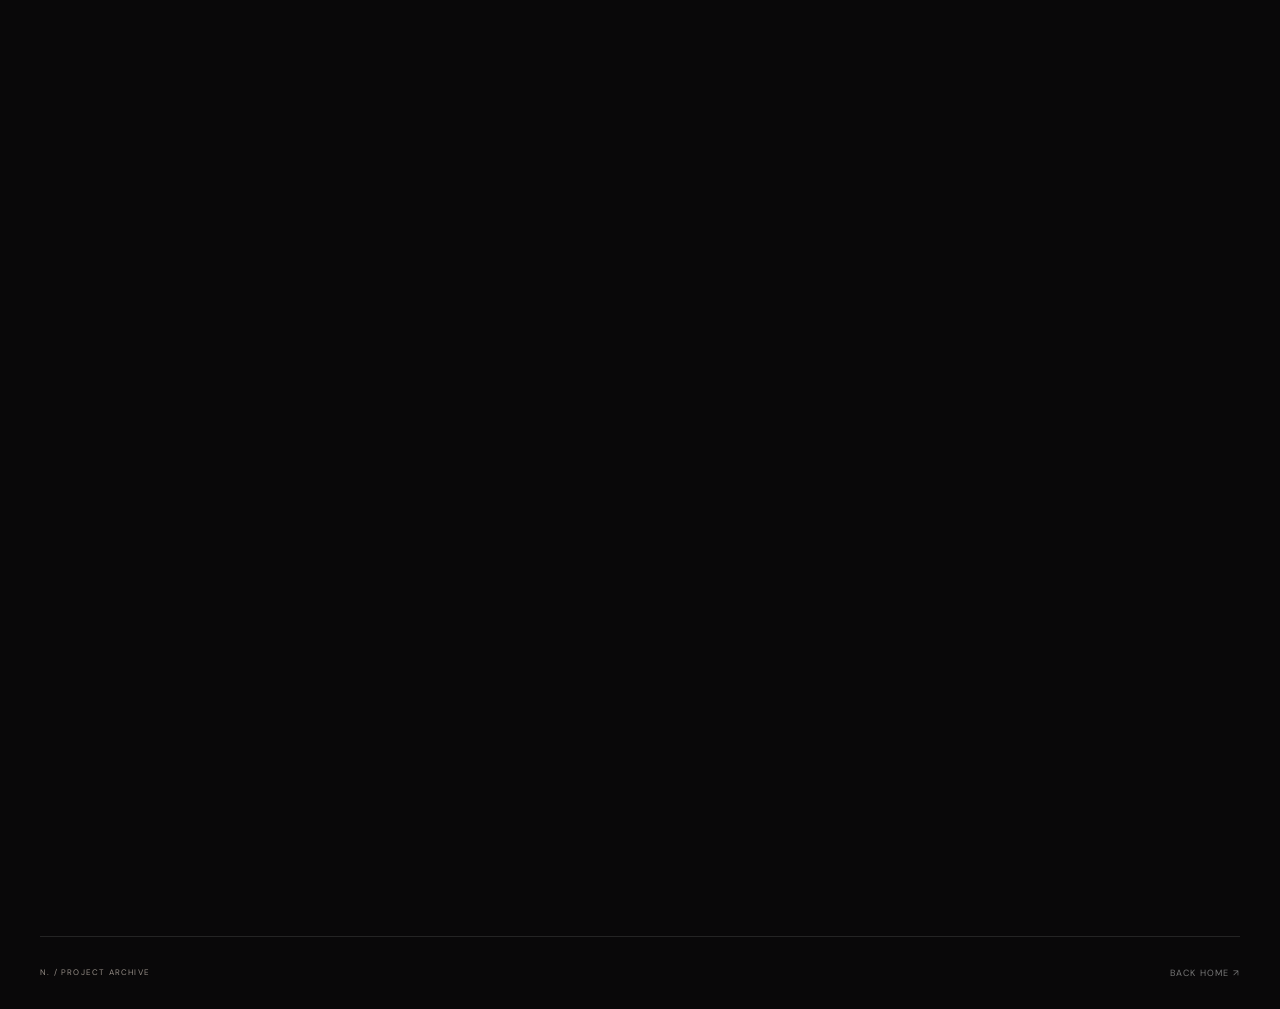
<file: projects.html>
<!doctype html>
<html lang="en"><head>
<meta charset="utf-8"><meta name="viewport" content="width=device-width,initial-scale=1">
<title>Projects — N.</title>
<link rel="preconnect" href="https://fonts.googleapis.com">
<link rel="preconnect" href="https://fonts.gstatic.com" crossorigin>
<link href="https://fonts.googleapis.com/css2?family=Cormorant+Garamond:ital,wght@0,400;0,500;0,600;1,400;1,500&family=DM+Sans:wght@400;500;600&display=swap" rel="stylesheet">
<link rel="stylesheet" href="style.css">
</head>
<body>
<div class="grain">
</div>
<header class="nav">
    <a class="logo" href="index.html">N.</a>
    <nav>
        <a href="index.html">Home</a>
        <a class="active" href="projects.html">Projects</a>
        <a href="noire.html">NOIRÉ</a>
        <a href="vanta.html">VANTA</a>
        <a href="skin.html">SKIN</a>
        <a href="move.html">MOVE</a>
    </nav>
    <a class="nav-link" href="index.html#contact">Let's talk <span>↗</span></a>
</header>
<main>
<section class="page-hero">
    <p class="eyebrow">PROJECT ARCHIVE / 2026</p>
    <h1>Selected<br><i>work.</i></h1>
    <p>Brand identities, campaigns, packaging and digital concepts.</p>
</section>
<div class="filters">
    <button class="active" data-filter="all">All</button>
    <button data-filter="branding">Branding</button>
    <button data-filter="social">Social</button>
    <button data-filter="packaging">Packaging</button>
</div>
<section class="archive">
<a class="archive-card tall reveal" data-cat="social branding" href="noire.html">
    <div class="archive-img">
        <img src="image/NOIRE-.png" alt="NOIRÉ campaign">
    </div>
    <small>01 / SOCIAL + BRANDING</small><h2>NOIRÉ</h2>
    <p>Fragrance Social Campaign</p>
</a>
<a class="archive-card reveal" data-cat="branding" href="vanta.html">
    <div class="archive-img">
        <img src="image/Vantaaa.png" alt="VANTA esports branding">
    </div>
    <small>02 / BRANDING</small><h2>VANTA</h2>
    <p>Esports Brand Identity</p>
</a>
<a class="archive-card reveal" data-cat="branding packaging" href="skin.html">
    <div class="archive-img">
        <img src="image/Skin.png" alt="SKIN skincare identity">
    </div>
    <small>03 / PACKAGING</small><h2>SKIN</h2>
    <p>Skincare Branding & Packaging</p>
</a>
<a class="archive-card reveal" data-cat="social" href="move.html">
    <div class="archive-img">
        <img src="image/MOVEe.png" alt="MOVE beauty campaign">
    </div>
    <small>04 / SOCIAL</small><h2>MOVE</h2>
    <p>Social Campaign Concept</p>
</a>
</section>
</main>
<footer>
    <span>N. / PROJECT ARCHIVE</span>
    <a href="index.html">Back home ↗</a>
</footer>
<script src="script.js"></script>
</body>
</html>
</file>
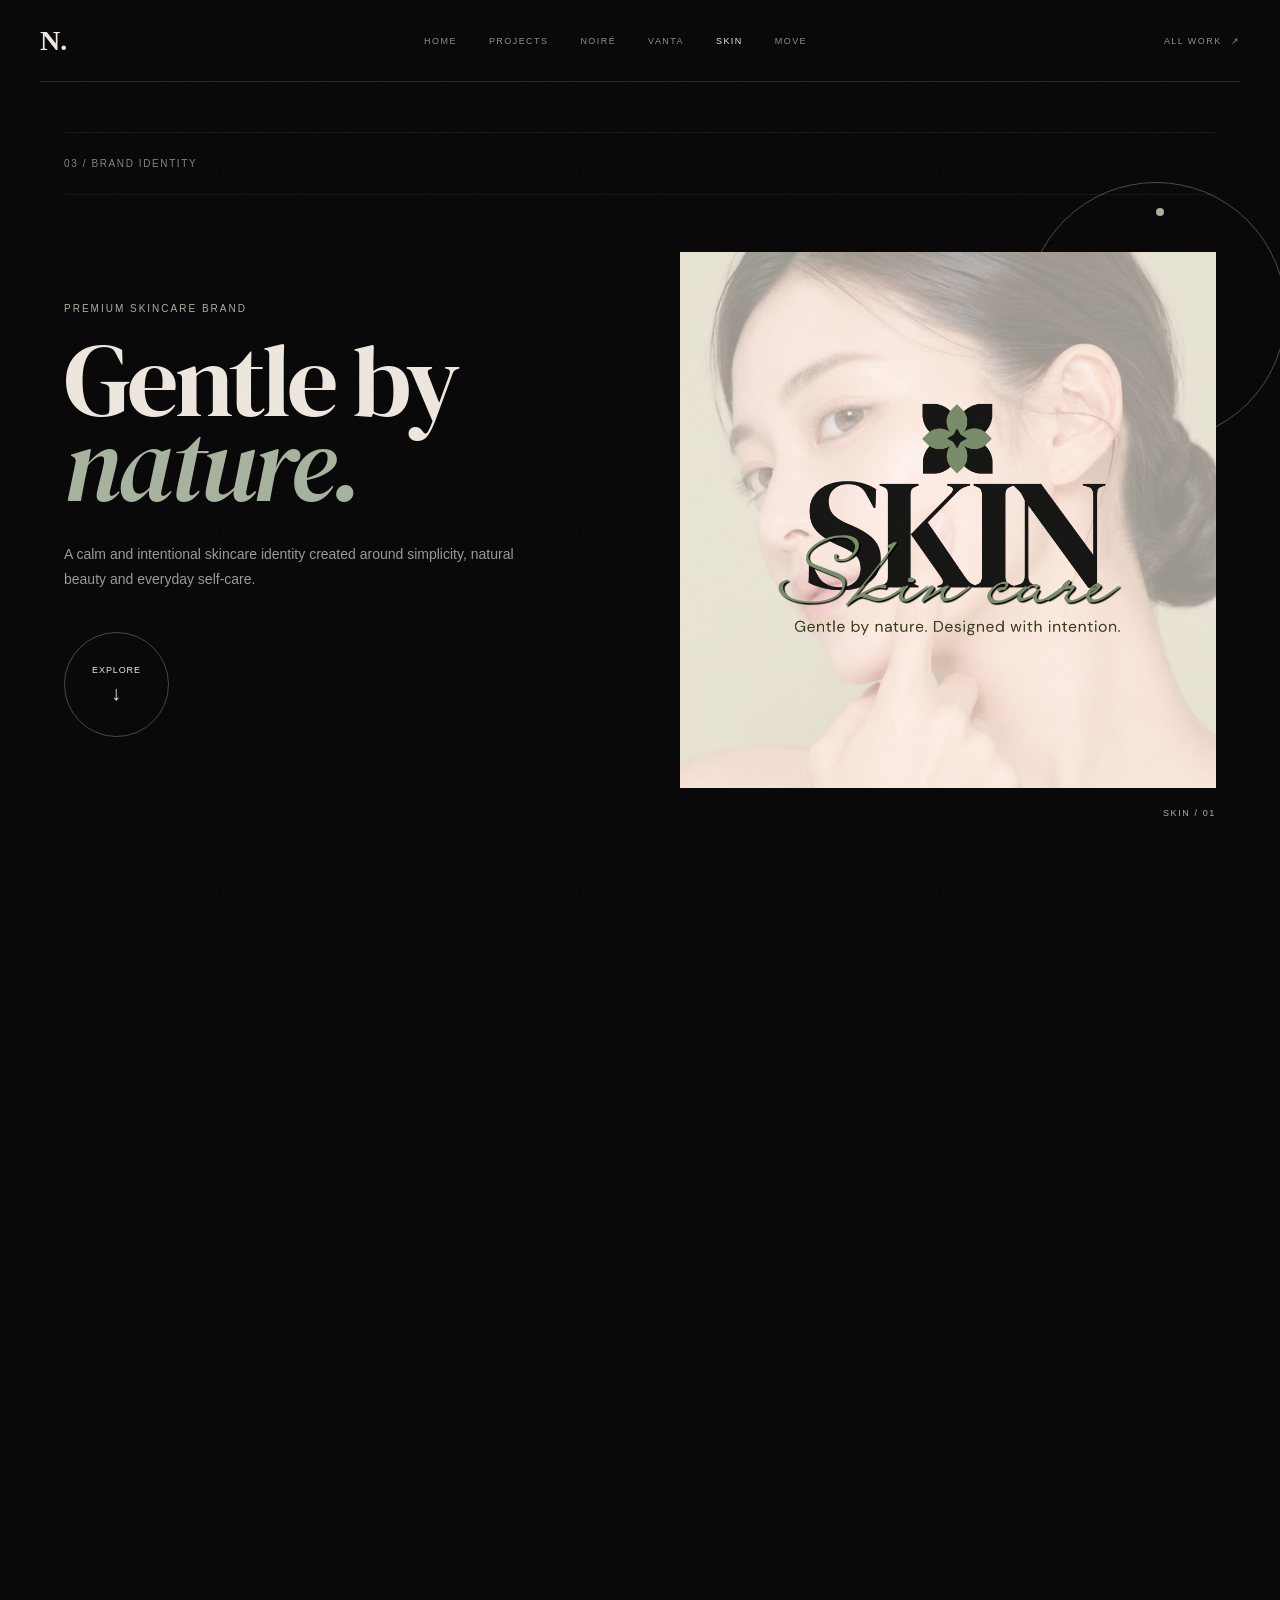
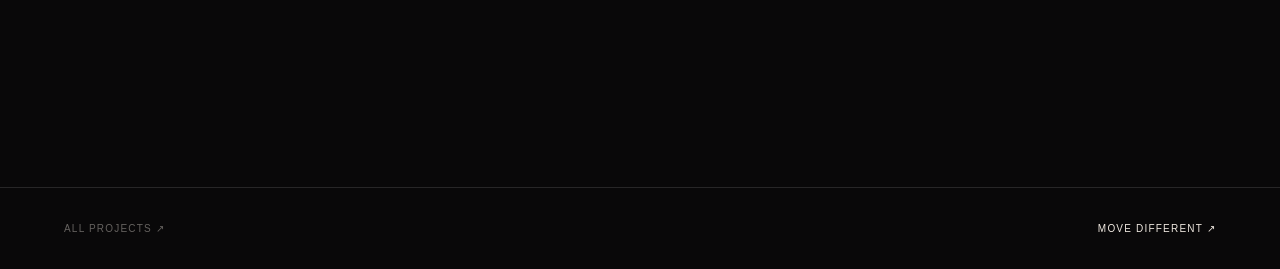
<file: skin.html>
<!DOCTYPE html>
<html lang="en">

<head>
    <meta charset="UTF-8">
    <meta name="viewport" content="width=device-width, initial-scale=1.0">

    <title>SKIN — Project</title>

    <!-- YOUR ORIGINAL PORTFOLIO STYLE -->
    <link rel="stylesheet" href="style.css">

    <!-- ONLY SKIN'S EXTRA STYLE -->
    <link rel="stylesheet" href="skin.css">
    <link rel="preconnect" href="https://fonts.googleapis.com">

<link rel="preconnect"
      href="https://fonts.gstatic.com"
      crossorigin>

<link href="https://fonts.googleapis.com/css2?family=DM+Serif+Display:ital@0;1&display=swap"
      rel="stylesheet">
</head>

<body class="skin-project">
    
<div class="grain">
</div>
<header class="nav">
    <a class="logo" href="index.html">N.</a>
    <nav>
        <a href="index.html">Home</a>
        <a href="projects.html">Projects</a>
        <a href="noire.html">NOIRÉ</a>
        <a href="vanta.html">VANTA</a>
        <a class="active" href="skin.html">SKIN</a>
        <a href="move.html">MOVE</a>
    </nav>
    <a class="nav-link" href="projects.html">All work <span>↗</span></a>
</header>


    <!-- =====================================================
         SKIN PROJECT
         Your existing portfolio header/navbar stays untouched.
    ====================================================== -->


    <main>

        <!-- =================================================
             HERO
        ================================================== -->

        <section class="skin-hero reveal">

            <div class="container">

                <div class="skin-top-line">
                    <span>03 / BRAND IDENTITY</span>
                </div>


                <div class="skin-hero-grid">

                    <!-- LEFT -->

                    <div class="skin-hero-content">

                        <div class="skin-mini-title">
                            PREMIUM SKINCARE BRAND
                        </div>


                        <h1 class="skin-title">
                            Gentle by
                            <em>nature.</em>
                        </h1>


                        <p class="skin-description">
                            A calm and intentional skincare identity
                            created around simplicity, natural beauty
                            and everyday self-care.
                        </p>


                        <a href="#project" class="skin-circle-button">
                            <span>EXPLORE</span>
                            <strong>↓</strong>
                        </a>

                    </div>


                    <!-- RIGHT -->

                    <div class="skin-hero-visual">

                        <div class="skin-decoration skin-circle"></div>

                        <div class="skin-image-wrap">

                            <img
                                src="image/Skin.png"
                                alt="SKIN skincare branding"
                            >

                        </div>

                        <div class="skin-image-label">
                            SKIN / 01
                        </div>

                    </div>

                </div>

            </div>

        </section>



        <!-- =================================================
             INTRO
        ================================================== -->

        <section class="skin-intro reveal" id="project">

            <div class="container">

                <div class="skin-section-number">
                    01 / CONCEPT
                </div>


                <div class="skin-intro-grid">

                    <h2>
                        Less noise.
                        <br>
                        <em>More intention.</em>
                    </h2>


                    <div class="skin-intro-text">

                        <p>
                            SKIN is a conceptual skincare brand designed
                            around a simple idea: skincare should feel
                            calm, honest and effortless.
                        </p>

                        <p>
                            The visual identity combines soft botanical
                            colours, elegant typography and minimal
                            layouts to create a premium but approachable
                            experience.
                        </p>

                    </div>

                </div>

            </div>

        </section>



        <!-- =================================================
             BRAND IDENTITY
        ================================================== -->

        <section class="skin-brand reveal">

            <div class="container">

                <div class="skin-section-number">
                    02 / IDENTITY
                </div>


                <div class="skin-brand-grid">

                    <div class="skin-brand-image">

                        <img
                            src="image/Skin1.png"
                            alt="SKIN logo design"
                        >

                    </div>


                    <div class="skin-brand-copy">

                        <span class="skin-small-label">
                            THE IDEA
                        </span>

                        <h2>
                            Clean.
                            <br>
                            <em>Quiet. Confident.</em>
                        </h2>

                        <p>
                            The logo system was kept simple and refined
                            so that the identity could work across
                            packaging, digital media and physical
                            applications.
                        </p>

                        <div class="skin-line"></div>

                        <span class="skin-coordinate">
                            23° 48' N / 90° 24' E
                        </span>

                    </div>

                </div>

            </div>

        </section>



        <!-- =================================================
             LOGO VARIATIONS
        ================================================== -->

        <section class="skin-gallery reveal">

            <div class="container">

                <div class="skin-section-number">
                    03 / LOGO SYSTEM
                </div>


                <div class="skin-two-images">

                    <div>
                        <img
                            src="image/Skin2.png"
                            alt="SKIN logo variations"
                        >
                    </div>

                    <div class="skin-gallery-note">

                        <span>PRIMARY / SECONDARY</span>

                        <p>
                            A flexible identity system created to
                            maintain consistency across different
                            brand touchpoints.
                        </p>

                    </div>

                </div>

            </div>

        </section>



        <!-- =================================================
             COLOR PALETTE
        ================================================== -->

        <section class="skin-colour-section reveal">

            <div class="container">

                <div class="skin-section-number">
                    04 / COLOUR
                </div>


                <div class="skin-colour-header">

                    <h2>
                        Soft colours, <br>
                        <em>strong mood.</em>
                    </h2>

                </div>


                <div class="skin-colours">

                    <div class="skin-colour colour-sage">
                        <span>01</span>
                        <strong>SAGE</strong>
                        <small>#A8B39F</small>
                    </div>

                    <div class="skin-colour colour-deep">
                        <span>02</span>
                        <strong>DEEP SAGE</strong>
                        <small>#596554</small>
                    </div>

                    <div class="skin-colour colour-cream">
                        <span>03</span>
                        <strong>CREAM</strong>
                        <small>#F4F0E7</small>
                    </div>

                    <div class="skin-colour colour-beige">
                        <span>04</span>
                        <strong>BEIGE</strong>
                        <small>#D8CDBB</small>
                    </div>

                </div>

            </div>

        </section>



        <!-- =================================================
             PRODUCTS
        ================================================== -->

        <section class="skin-products reveal">

            <div class="container">

                <div class="skin-section-number">
                    05 / PRODUCT LINE
                </div>


                <div class="skin-product-heading">

                    <div>

                        <span class="skin-small-label">
                            THE DAILY RITUAL
                        </span>

                        <h2>
                            Three essentials.
                        </h2>

                    </div>

                    <p>
                        A minimal collection designed for an
                        uncomplicated daily skincare routine.
                    </p>

                </div>


                <div class="skin-product-grid">


                    <!-- PRODUCT 01 -->

                    <article class="skin-product">

                        <div class="skin-product-image">

                            <img
                                src="image/skin3.png"
                                alt="Gentle Daily Cleanser"
                            >

                            <span>01</span>

                        </div>

                        <h3>
                            Gentle Daily Cleanser
                        </h3>

                        <p>
                            Cleanse without stripping.
                        </p>

                    </article>



                    <!-- PRODUCT 02 -->

                    <article class="skin-product">

                        <div class="skin-product-image">

                            <img
                                src="image/skin4.png"
                                alt="Hydra Balance Serum"
                            >

                            <span>02</span>

                        </div>

                        <h3>
                            Hydra Balance Serum
                        </h3>

                        <p>
                            Hydration, simplified.
                        </p>

                    </article>



                    <!-- PRODUCT 03 -->

                    <article class="skin-product">

                        <div class="skin-product-image">

                            <img
                                src="image/Skin5.png"
                                alt="Daily Barrier Cream"
                            >

                            <span>03</span>

                        </div>

                        <h3>
                            Daily Barrier Cream
                        </h3>

                        <p>
                            Restore and protect.
                        </p>

                    </article>

                </div>

            </div>

        </section>



        <!-- =================================================
             PACKAGING
        ================================================== -->

        <section class="skin-packaging reveal">

            <div class="container">

                <div class="skin-section-number">
                    06 / PACKAGING
                </div>


                <div class="skin-packaging-grid">

                    <div class="skin-packaging-text">

                        <span class="skin-small-label">
                            DESIGNED TO FEEL
                        </span>

                        <h2>
                            Minimal
                            <em>outside.</em>
                        </h2>

                        <p>
                            Soft tones, generous negative space and
                            restrained typography create a packaging
                            system that feels modern and premium.
                        </p>

                        <div class="skin-stamp">
                            SKIN<br>
                            EVERYDAY<br>
                            ESSENTIALS
                        </div>

                    </div>


                    <div class="skin-packaging-image">

                        <img
                            src="image/skin6.png"
                            alt="SKIN packaging"
                        >

                    </div>

                </div>

            </div>

        </section>



        <!-- =================================================
             APPLICATIONS
        ================================================== -->

        <section class="skin-applications reveal">

            <div class="container">

                <div class="skin-section-number">
                    07 / APPLICATIONS
                </div>


                <div class="skin-application-grid">

                    <div>
                        <img
                            src="image/skin7.png"
                            alt="SKIN business card"
                        >
                    </div>

                    <div>
                        <img
                            src="image/skin8.png"
                            alt="SKIN shopping bag"
                        >
                    </div>

                </div>

            </div>

        </section>



        <!-- =================================================
             SOCIAL MEDIA
        ================================================== -->

        <section class="skin-social reveal">

            <div class="container">

                <div class="skin-section-number">
                    08 / SOCIAL CAMPAIGN
                </div>


                <div class="skin-social-heading">

                    <h2>
                        Meet
                        <em>SKIN.</em>
                    </h2>

                    <p>
                        A social campaign built around simple messages,
                        soft compositions and product storytelling.
                    </p>

                </div>


                <div class="skin-social-grid">

                    <img
                        src="image/Skin9.png"
                        alt="SKIN Instagram campaign"
                    >

                    <img
                        src="image/Skin0.png"
                        alt="SKIN Instagram campaign"
                    >

                    <img
                        src="image/Skin10.png"
                        alt="SKIN Instagram campaign"
                    >

                    <img
                        src="image/Skin11.png"
                        alt="SKIN Instagram campaign"
                    >

                </div>

            </div>

        </section>



        <!-- =================================================
             FINAL
        ================================================== -->

        <section class="skin-final reveal">

            <div class="container">

                <div class="skin-final-line"></div>

                <span>
                    SKIN / 2026
                </span>

                <h2>
                    Gentle by nature.
                    <em>Designed with intention.</em>
                </h2>

                <p>
                    A complete identity created around simplicity,
                    softness and everyday self-care.
                </p>

            </div>

        </section>



        <!-- =================================================
             NEXT PROJECT
        ================================================== -->

        <section class="skin-next">

            <div class="container">

                <span>
                    <a href="projects.html">
                    ALL PROJECTS ↗
                    </a>
                </span>

                <a href="move.html">
                    MOVE DIFFERENT ↗
                </a>

            </div>

        </section>

    </main>



    <!-- YOUR EXISTING JS -->
    <script src="script.js"></script>


</body>
</html>
</file>
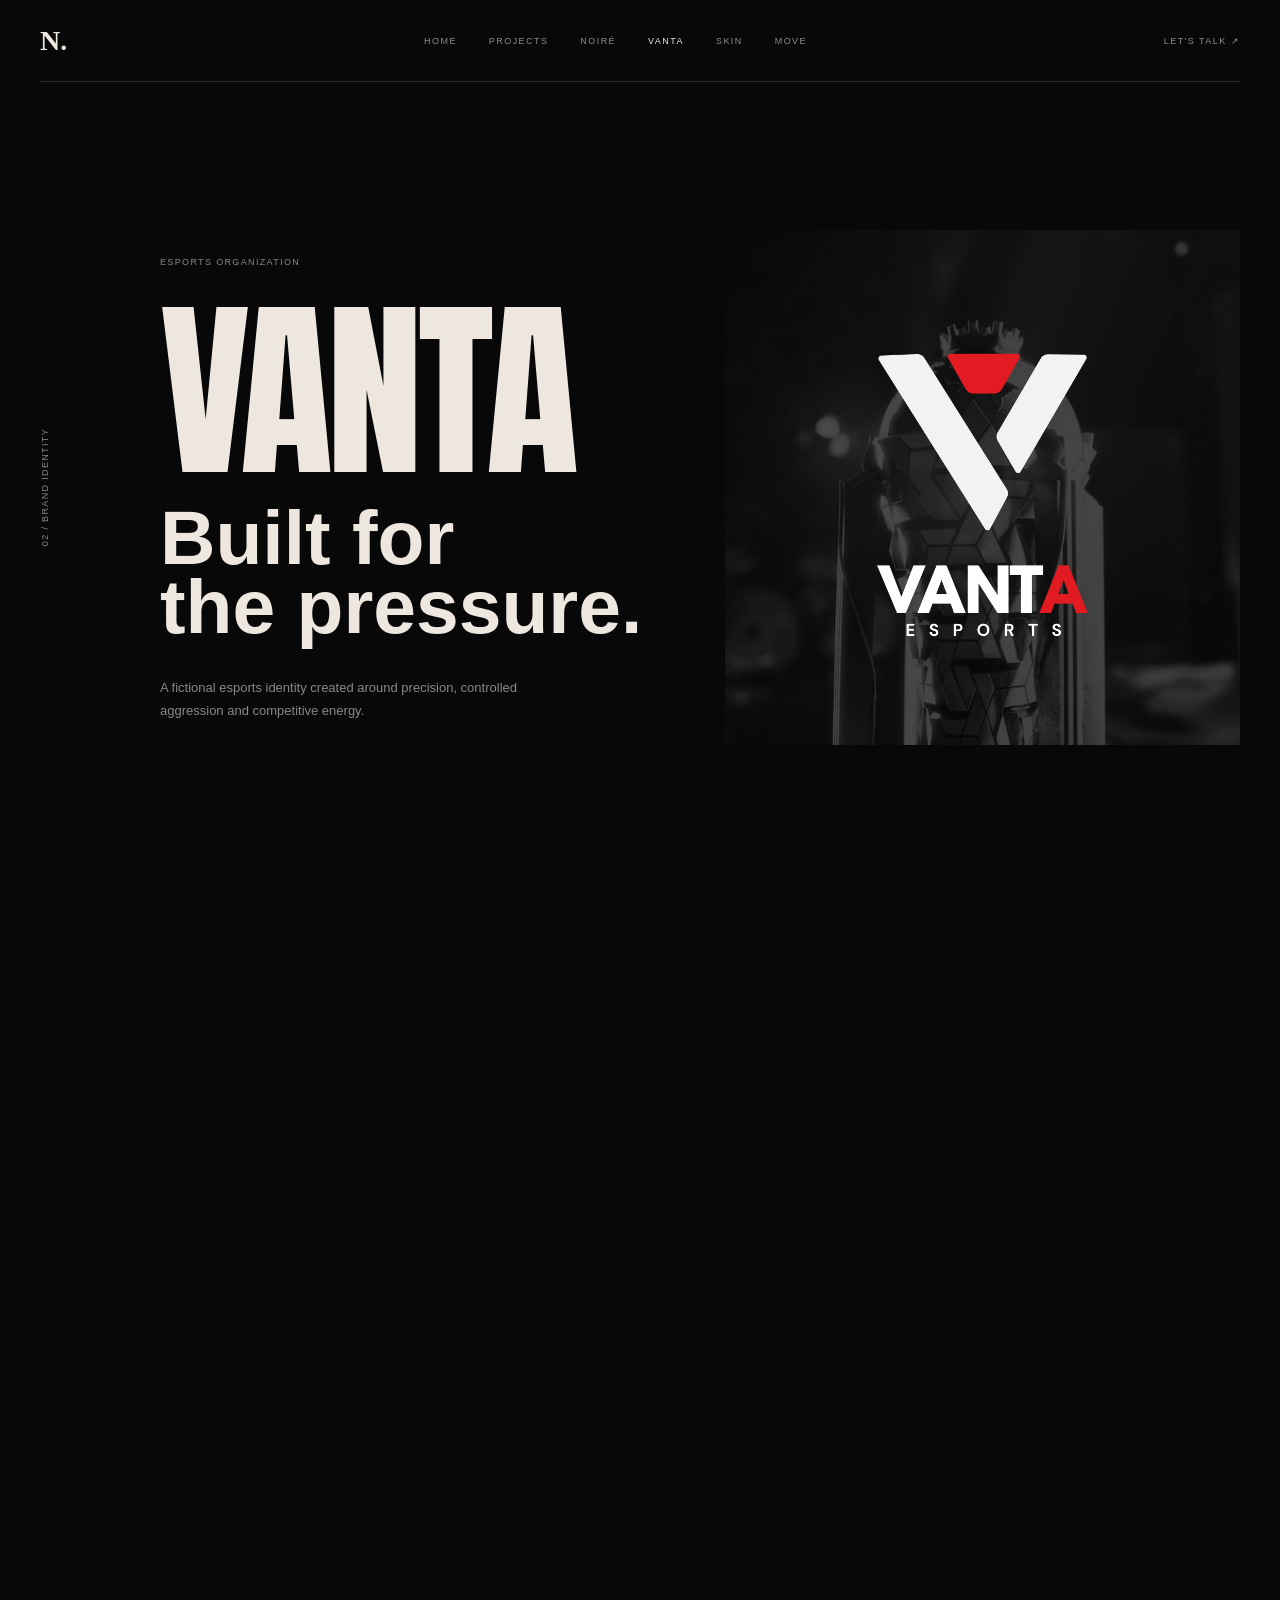
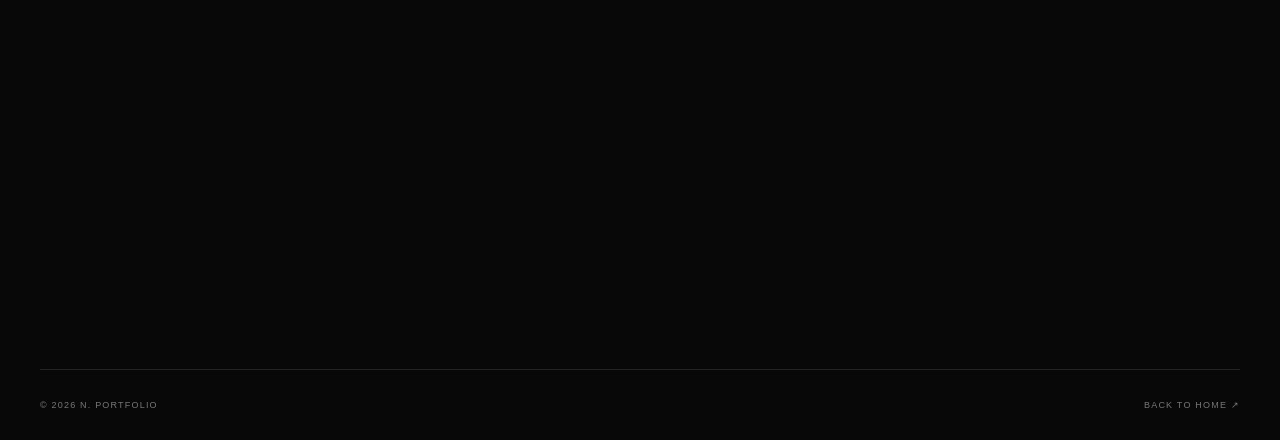
<file: vanta.html>
<!DOCTYPE html>
<html lang="en">

<head>
    <meta charset="UTF-8">
    <meta name="viewport" content="width=device-width, initial-scale=1.0">

    <title>VANTA — Esports Brand Identity</title>

    <link rel="stylesheet" href="style.css">

    <!-- Google Fonts -->
    <link rel="preconnect" href="https://fonts.googleapis.com">
    <link rel="preconnect" href="https://fonts.gstatic.com" crossorigin>

    <link
        href="https://fonts.googleapis.com/css2?family=Anton&family=Inter:wght@400;500;600;700&display=swap"
        rel="stylesheet">
</head>


<body>


    <!-- =========================================
         NAVIGATION
    ========================================== -->

    <header class="nav">

        <a href="index.html" class="logo">
            N.
        </a>

        <nav>
            <a href="index.html">Home</a>
            <a href="projects.html">Projects</a>
            <a href="noire.html">NOIRÉ</a>
            <a href="vanta.html" class="active">VANTA</a>
            <a href="skin.html">SKIN</a>
            <a href="move.html">MOVE</a>
        </nav>

        <a href="index.html#contact" class="nav-link">
            Let's talk ↗
        </a>

    </header>



    <!-- =========================================
         HERO
    ========================================== -->

    <main>

        <section class="vanta-hero reveal">

            <div class="hero-label">
                02 / BRAND IDENTITY
            </div>


            <div class="hero-content">

                <span class="small-label">
                    ESPORTS ORGANIZATION
                </span>

                <h1>
                    VANTA
                </h1>

                <h2>
                   <b> Built for<br>
                    the pressure.</b>
                </h2>

                <p>
                    A fictional esports identity created around
                    precision, controlled aggression and competitive
                    energy.
                </p>

            </div>


            <!-- HERO IMAGE -->

            <div class="hero-image">

                <!--
                    REPLACE THIS IMAGE
                    WITH YOUR MAIN VANTA IMAGE
                -->

                <img
                    src="image/Vantaaa.png"
                    alt="VANTA esports brand identity"
                >

            </div>

        </section>



        <!-- =========================================
             PROJECT INTRO
        ========================================== -->

        <section class="vanta-section reveal">

            <div class="section-number">
                01
            </div>


            <div class="section-title">

                <span>
                    THE CONCEPT
                </span>

                <h2>
                    <b> Darkness<br>
                    with <span>direction.</span></b>
                </h2>

            </div>


            <div class="section-text">

                <p>
                    VANTA is a fictional competitive esports
                    organization designed to feel fast, precise,
                    aggressive and confident.
                </p>

                <p>
                    The identity uses a dark visual language,
                    sharp geometry and strong typography to create
                    a professional esports presence.
                </p>

            </div>

        </section>



        <!-- =========================================
             LOGO
        ========================================== -->

        <section class="vanta-section reveal">

            <div class="section-number">
                02
            </div>


            <div class="section-title">

                <span>
                    LOGO SYSTEM
                </span>

                <h2>
                   <b> The mark.</b>
                </h2>

            </div>


            <div class="section-text">

                <p>
                    The VANTA logo is built around a bold geometric
                    symbol representing speed, direction and
                    competitive strength.
                </p>

            </div>


            <!-- LOGO IMAGE -->

            <div class="full-image">

                <img
                    src="image/Vanta.png"
                    alt="VANTA logo design"
                >

            </div>

        </section>



        <!-- =========================================
             LOGO VARIATIONS
        ========================================== -->

        <section class="vanta-section reveal">

            <div class="section-number">
                03
            </div>


            <div class="section-title">

                <span>
                    LOGO VARIATIONS
                </span>

                <h2>
                    <b>One identity.<br>
                   <span>Multiple </span>forms.</b>
                </h2>

            </div>


            <div class="section-text">

                <p>
                    Different logo variations allow the VANTA
                    identity to remain recognizable across
                    jerseys, social media, posters and digital
                    platforms.
                </p>

            </div>


            <div class="image-grid two-column">

                <img
                    src="image/Vanta1.png"
                    alt="VANTA primary logo"
                >

                <img
                    src="image/Vanta3.png"
                    alt="VANTA secondary logo"
                >

            </div>

        </section>



        <!-- =========================================
             COLOR SYSTEM
        ========================================== -->

        <section class="vanta-section reveal">

            <div class="section-number">
                04
            </div>


            <div class="section-title">

                <span>
                    COLOR SYSTEM
                </span>

                <h2>
                    <b>Dark.<br>
                   <span>Electric.</span></b>
                </h2>

            </div>


            <div class="color-system">

                <div class="color-card">

                    <div class="color black"></div>

                    <span>
                        OBSIDIAN BLACK
                    </span>

                    <small>
                        #080808
                    </small>

                </div>


                <div class="color-card">

                    <div class="color red"></div>

                    <span>
                        ELECTRIC RED
                    </span>

                    <small>
                        #E21B23
                    </small>

                </div>


                <div class="color-card">

                    <div class="color white"></div>

                    <span>
                        OFF WHITE
                    </span>

                    <small>
                        #F2F2F2
                    </small>

                </div>


                <div class="color-card">

                    <div class="color gray"></div>

                    <span>
                        GRAPHITE
                    </span>

                    <small>
                        #242424
                    </small>

                </div>

            </div>

        </section>



        <!-- =========================================
             JERSEY
        ========================================== -->

        <section class="vanta-section reveal">

            <div class="section-number">
                05
            </div>


            <div class="section-title">

                <span>
                    TEAM JERSEY
                </span>

                <h2>
                   <b> Made to<br>
                    <span>compete.</span> </b>
                </h2>

            </div>


            <div class="section-text">

                <p>
                    The VANTA jersey translates the identity into
                    a physical team uniform using sharp panels,
                    strong contrast and minimal branding.
                </p>

            </div>


            <!-- JERSEY IMAGE -->

            <div class="full-image">

                <img
                    src="image/Vanta4.png"
                    alt="VANTA esports jersey design"
                >

            </div>

        </section>



        <!-- =========================================
             JERSEY DETAILS
        ========================================== -->

        <section class="vanta-section reveal">

            <div class="section-number">
                06
            </div>


            <div class="section-title">

                <span>
                    JERSEY DETAILS
                </span>

                <h2>
                   <b> Details<br>
                   <span>matter.</span> </b>
                </h2>

            </div>


            <div class="image-grid three-column">

                <img
                    src="image/vanta6.png"
                    alt="VANTA jersey front"
                >

                <img
                    src="image/Vanta2.png"
                    alt="VANTA jersey back"
                >

                <img
                    src="image/vanta5.png"
                    alt="VANTA jersey detail"
                >

            </div>

        </section>



        <!-- =========================================
             MATCH POSTER
        ========================================== -->

        <section class="vanta-section reveal">

            <div class="section-number">
                07
            </div>


            <div class="section-title">

                <span>
                    MATCH POSTER
                </span>

                <h2>
                    <b>Game<br>
                    <span>Nigth</span></b>
                </h2>

            </div>


            <div class="section-text">

                <p>
                    A cinematic match poster designed to create
                    excitement before a competitive match.
                </p>

            </div>


            <div class="poster-image">

                <img
                    src="image/Vanta7.png"
                    alt="VANTA esports match poster"
                >

            </div>

        </section>



        <!-- =========================================
             SOCIAL MEDIA
        ========================================== -->

        <section class="vanta-section reveal">

            <div class="section-number">
                08
            </div>


            <div class="section-title">

                <span>
                    SOCIAL MEDIA
                </span>

                <h2>
                    <b>Built for<br>
                    <span>social feed.</span></b>
                </h2>

            </div>


            <div class="section-text">

                <p>
                    The visual identity continues across social
                    media through match announcements, player
                    reveals, results and MVP graphics.
                </p>

            </div>


            <div class="image-grid three-column">

                <img
                    src="image/Vanta8.png"
                    alt="VANTA social media design"
                >

                <img
                    src="image/Vanta9.png"
                    alt="VANTA social media design"
                >

                <img
                    src="image/Vanta0.png"
                    alt="VANTA social media design"
                >

            </div>

        </section>



        <!-- =========================================
             MORE PROJECT IMAGES
        ========================================== -->

        <section class="vanta-section reveal">

            <div class="section-number">
                09
            </div>


            <div class="section-title">

                <span>
                    BRAND APPLICATION
                </span>

                <h2>
                   <b>The identity<br>
                    in <span>action.</span> </b> 
                </h2>

            </div>


            <div class="image-grid two-column">

                <!--
                    ADD ANY OTHER VANTA WORK HERE
                -->

                <img
                    src="image/Vanta10.png"
                    alt="VANTA brand application"
                >

                <img
                    src="image/Vanta11.png"
                    alt="VANTA brand application"
                >

            </div>

        </section>



        <!-- =========================================
             FINAL STATEMENT
        ========================================== -->

        <section class="vanta-final reveal">

            <span>
                VANTA / 2026
            </span>

            <h2>
                Built to<br>
                <span>dominate.</span>
            </h2>

            <p>
                Brand identity · Jersey · Poster · Social Campaign
            </p>
        </section>



        <!-- =========================================
             NEXT PROJECT
        ========================================== -->

        <section class="next-project reveal">

            <span>
                NEXT PROJECT
            </span>

            <a href="skin.html">
                SKIN — SKINCARE IDENTITY ↗
            </a>

        </section>


    </main>



    <!-- =========================================
         FOOTER
    ========================================== -->

    <footer>

        <p>
            © 2026 N. Portfolio
        </p>

        <a href="index.html">
            Back to home ↗
        </a>

    </footer>



    <script src="script.js"></script>

</body>

</html>
</file>
<file: style.css>
*{box-sizing:border-box;
    margin:0;
    padding:0
} 
:root
{
    --bg:#090809;
    --fg:#eee7df;
    --muted:#958d86;
    --cream:#e5d1b7;
    --line:rgba(238,231,223,.14);
    --serif:"Cormorant Garamond",Georgia,serif;
    --sans:"DM Sans",Arial,sans-serif}
html
    {scroll-behavior:smooth}
body
{
    background:var(--bg);
    color:var(--fg);
    font-family:var(--sans);
    overflow-x:hidden
}
a
{
    color:inherit;
    text-decoration:none}
    button
    {font:inherit}
.grain
{
    position:fixed;
    inset:0;
    pointer-events:none;
    z-index:100;
    opacity:.035;
    background-image:url("data:image/svg+xml,%3Csvg xmlns='http://www.w3.org/2000/svg' width='180' height='180'%3E%3Cfilter id='n'%3E%3CfeTurbulence baseFrequency='.8' numOctaves='4' stitchTiles='stitch'/%3E%3C/filter%3E%3Crect width='100%25' height='100%25' filter='url(%23n)'/%3E%3C/svg%3E")
}
.nav
{
    width:min(1380px,calc(100% - 80px));
    height:82px;
    margin:auto;
    border-bottom:1px solid var(--line);
    display:flex;
    align-items:center;
    justify-content:space-between;
    position:relative;
    z-index:10
}
.logo
{
    font:600 28px var(--serif)
}
.nav nav
{
    display:flex;
    gap:32px
}
.nav nav a,.nav-link
{
    font-size:9px;
    letter-spacing:.16em;
    text-transform:uppercase;
    color:var(--muted);transition:.3s
}
.nav nav a:hover,.nav nav a.active,.nav-link:hover
{
    color:var(--fg)
}
.nav-link span
{
    margin-left:5px
}
.hero
{
    width:min(1380px,calc(100% - 80px));
    min-height:calc(100vh - 82px);
    margin:auto;
    position:relative;
    padding:30px 0 100px;
    display:grid;
    grid-template-columns:1fr 500px;
    gap:7vw;
    align-items:center
}
.hero-kicker
{
    position:absolute;
    top:28px;
    left:0;
    right:0;
    display:flex;
    justify-content:space-between;
    font-size:9px;
    letter-spacing:.16em;
    color:var(--muted)
}
.hero-copy
{z-index:2}
.eyebrow
{
    font-size:9px;
    letter-spacing:.2em;
    text-transform:uppercase;
    color:var(--muted)
}
h1,h2,h3
{font-weight:500}
.hero h1
{
    font:500 clamp(80px,10vw,150px)/.76 var(--serif);
    letter-spacing:-.055em;margin:50px 0 38px
}
.hero h1 i,.hero h2 i,.statement h2 i,.section-top h2 i,.process-title i,.contact h2 i,.page-hero h1 i,.case-title h2 i,.case-head h2 i,.case-final h2 i
{
    color:var(--cream);
    font-style:italic
}
.hero-text
{
    max-width:420px;color:var(--muted);
    font-size:13px;
    line-height:1.8
}
.round-btn
{
    margin-top:40px;
    width:92px;
    height:92px;
    border:1px solid var(--line);
    border-radius:50%;
    display:flex;
    flex-direction:column;
    align-items:center;
    justify-content:center;
    gap:6px;
    font-size:8px;
    letter-spacing:.13em;
    text-transform:uppercase;
    transition:.4s
}
.round-btn b
{
    font-size:15px;
    font-weight:400
}
.round-btn:hover
{
    background:var(--fg);
    color:var(--bg);
    transform:rotate(-8deg)
}
.hero-visual
{
    justify-self:end;
    width:100%;
    position:relative
}
.hero-visual img
{
    display:block;
    width:100%;
    aspect-ratio:1/1;
    object-fit:cover;
    transition:transform .9s
}
.hero-visual:hover img
    {transform:scale(1.025)}
.image-note
{
    position:absolute;
    left:16px;
    right:16px;
    bottom:15px;
    display:flex;
    justify-content:space-between;
    font-size:8px;
    letter-spacing:.15em;
    text-transform:uppercase
}
.statement,.services,.process
{
    width:min(1380px,calc(100% - 80px));
    margin:auto;
    padding:150px 0;
    border-top:1px solid var(--line);
    display:grid;
    grid-template-columns:180px 1fr;
    gap:8vw
}
.label
{
    font-size:9px;
    letter-spacing:.18em;
    color:var(--muted)
}
.statement h2
{
    font:500 clamp(55px,7vw,105px)/.84 var(--serif);
    letter-spacing:-.04em;
    max-width:950px
}
.statement p
{
    max-width:480px;
    color:var(--muted);
    font-size:13px;
    line-height:1.9;
    margin-top:42px
}
.work
{
    width:min(1380px,calc(100% - 80px));
    margin:auto;
    padding:150px 0;
    border-top:1px solid var(--line)
}
.section-top
{
    display:flex;
    justify-content:space-between;
    align-items:end;
    margin-bottom:65px
}
.section-top h2
{
    font:500 clamp(60px,7vw,100px)/.8 var(--serif);
    margin-top:25px
}
.section-top>a
{
    font-size:9px;
    letter-spacing:.15em;
    text-transform:uppercase;
    color:var(--muted)
}
.feature
    {display:block}
.feature-img
    {overflow:hidden}
.feature-img img
{
    display:block;
    width:100%;
    transition:transform .9s
}
.feature:hover img
    {transform:scale(1.025)}
.feature-meta
{
    display:grid;
    grid-template-columns:1fr 1fr auto;
    gap:30px;
    padding:22px 0;
    border-bottom:1px solid var(--line);
    align-items:end}
.feature-meta>div
{
    display:flex;
    align-items:baseline;
    gap:18px
}
.feature-meta span,.feature-meta p,.feature-meta strong
{
    font-size:9px;
    letter-spacing:.13em;
    text-transform:uppercase
}
.feature-meta span,.feature-meta p
    {color:var(--muted)}
.feature-meta h3
    {font:500 38px var(--serif)}
.feature-meta strong
    {font-weight:400}
.cards
{
    display:grid;
    grid-template-columns:1fr 1fr;
    gap:20px;
    margin-top:90px
}
.cards .placeholder
{
    aspect-ratio:1/1;
    padding:27px;
    display:flex;
    flex-direction:column;
    justify-content:space-between;
    transition:.5s
}
.placeholder:hover
{
    transform:translateY(-7px)
}
.placeholder small,.placeholder em
{
    font-size:8px;
    letter-spacing:.15em;
    font-style:normal
}
.placeholder b
{
    font:500 clamp(65px,9vw,130px) var(--serif);
    letter-spacing:-.05em
}
.burgundy
{
    background:linear-gradient(135deg,#3b0d13,#8f1d24)
}
.sage{
    background:linear-gradient(135deg,#778d75,#d0dbca);
    color:#11150f
}
.blush
{
    background:linear-gradient(135deg,#8b5166,#dfb2c0)
}
.steel
{
    background:linear-gradient(135deg,#11151b,#4c5661)
}
.cards article>h3
{
    font:500 30px var(--serif);
    padding:17px 0;
    border-bottom:1px solid var(--line)
}
.cards article>h3 span
{
    float:right;
    font:9px var(--sans);
    letter-spacing:.1em;
    text-transform:uppercase;
    color:var(--muted);
    padding-top:10px
}
.service-list
{
    border-top:1px solid var(--line)
}
.service-list>div
{
    display:grid;
    grid-template-columns:50px 1fr 1fr;
    gap:25px;
    padding:27px 0;
    border-bottom:1px solid var(--line);
    align-items:baseline
}
.service-list span,.steps span
{
    font-size:8px;color:var(--muted)
}
.service-list h3
{
    font:500 34px var(--serif)
}
.service-list p,.steps p
{
    font-size:11px;
    line-height:1.7;
    color:var(--muted);
    max-width:330px
}
.process-title h2
{
    font:500 clamp(65px,8vw,120px)/.76 var(--serif);
    letter-spacing:-.045em
}
.steps
{
    border-top:1px solid var(--line)
}

.steps>div
{
    display:grid;
    grid-template-columns:45px 1fr 1fr;
    gap:20px;
    padding:25px 0;
    border-bottom:1px solid var(--line)
}
.steps h3
{
    font:500 29px var(--serif)
}
.steps > div p {
    grid-column: 3;
    grid-row: 2;
    width: 1000%;
    max-width: 600px;
    Grid-column-gap: 20px;
}
.contact
{
    width:min(1380px,calc(100% - 80px));
    margin:auto;
    min-height:80vh;
    padding:160px 0 120px;
    border-top:1px solid var(--line)
}
.contact h2
{
    font:500 clamp(85px,13vw,190px)/.73 var(--serif);
    letter-spacing:-.055em;
    margin:60px 0 35px
}
.contact-sub
{
    font-size:12px;
    color:var(--muted)
}
.contact-btn
{
    display:inline-block;
    margin-top:38px;
    padding:17px 24px;
    border:1px solid var(--line);
    font-size:9px;
    letter-spacing:.15em;
    text-transform:uppercase;
    transition:.35s
}
.contact-btn:hover
{
    background:var(--fg);
    color:var(--bg)
}
footer
{
    width:min(1380px,calc(100% - 80px));
    margin:auto;
    padding:25px 0;
    border-top:1px solid var(--line);
    display:flex;
    justify-content:space-between;
    font-size:8px;
    letter-spacing:.15em;
    text-transform:uppercase;
    color:var(--muted)
}
.page-hero
{
    width:min(1380px,calc(100% - 80px));
    margin:auto;
    padding:150px 0 100px
}
.page-hero h1
{
    font:500 clamp(90px,14vw,190px)/.72 var(--serif);
    letter-spacing:-.055em;
    margin:48px 0 35px
}
.page-hero>p:last-child
{
    color:var(--muted);
    font-size:12px
}
.filters
{
    width:min(1380px,calc(100% - 80px));
    margin:auto;
    display:flex;
    gap:28px;
    padding-bottom:20px;
    border-bottom:1px solid var(--line)
}
.filters button
{
    border:0;
    background:none;
    color:var(--muted);
    font-size:9px;
    letter-spacing:.15em;
    text-transform:uppercase;
    cursor:pointer
}
.filters button.active,.filters button:hover
{
    color:var(--fg)
}
.archive
{
    width:min(1380px,calc(100% - 80px));
    margin:70px auto 150px;
    display:grid;
    grid-template-columns:1fr 1fr;
    gap:90px 20px
}
.archive-card.tall
{
    margin-top:100px
}
.archive-img
{
    overflow:hidden
}
.archive-img img
{
    display:block;
    width:100%;
    transition:.8s
}
.archive-card:hover .archive-img img
{
    transform:scale(1.03)
}
.archive-card>small
{
    display:block;
    margin-top:18px;
    font-size:8px;
    letter-spacing:.14em;
    color:var(--muted)
}
.archive-card h2
{
    font:500 43px var(--serif);
    margin:6px 0
}
.archive-card p
{
    font-size:11px;
    color:var(--muted)
}
.archive .placeholder
{
    aspect-ratio:4/3;
    padding:25px;
    display:flex;
    flex-direction:column;
    justify-content:space-between;
    transition:.5s
}
.case-hero
{
    width:min(1380px,calc(100% - 80px));
    margin:auto;
    min-height:calc(100vh - 82px);
    padding:100px 0 130px;
    display:grid;grid-template-columns:1fr 500px;
    gap:8vw;
    align-items:center;
    position:relative
}
.case-title h1
{
    font:600 clamp(95px,14vw,220px)/.68 var(--serif);
    letter-spacing:-.06em;margin:48px 0
}
.case-title h2 {
    font: 500 clamp(52px, 6vw, 85px) / .82 var(--serif);
}

.case-title > p:last-child {
    max-width: 420px;
    color: var(--muted);
    font-size: 13px;
    line-height: 1.8;
    margin-top: 35px;
}

.case-image {
    position: relative;
}

.case-image img {
    display: block;
    width: 100%;
    aspect-ratio: 1 / 1;
    object-fit: cover;
}

.case-image span {
    position: absolute;
    bottom: 14px;
    left: 16px;
    font-size: 8px;
    letter-spacing: .15em;
}

.case-meta {
    position: absolute;
    left: 0;
    right: 0;
    bottom: 38px;
    display: flex;
    gap: 35px;
    font-size: 8px;
    letter-spacing: .14em;
    color: var(--muted);
}

.case-section {
    width: min(1380px, calc(100% - 80px));
    margin: auto;
    padding: 150px 0;
    border-top: 1px solid var(--line);
}

.intro-case {
    display: grid;
    grid-template-columns: 70px 1fr 1fr;
    gap: 50px;
}

.case-no {
    font-size: 9px;
    color: var(--muted);
}

.case-section h2 {
    font: 500 clamp(55px, 7vw, 105px) / .8 var(--serif);
    letter-spacing: -.035em;
    margin-top: 25px;
}

.case-copy {
    align-self: end;
    max-width: 430px;
}

.case-copy p {
    font-size: 12px;
    line-height: 1.9;
    color: var(--muted);
    margin-bottom: 18px;
}

.case-copy b {
    color: var(--fg);
    font-weight: 500;
}

.case-head {
    margin-bottom: 70px;
}

.case-head > p:last-child {
    max-width: 360px;
    color: var(--muted);
    font-size: 11px;
    line-height: 1.8;
    margin-top: 32px;
}

.moods {
    display: grid;
    grid-template-columns: repeat(3, 1fr);
    gap: 18px;
}

.moods img {
    display: block;
    width: 100%;
    aspect-ratio: 3 / 4;
    object-fit: cover;
    transition: .7s;
}

.moods article:hover img {
    transform: translateY(-7px);
}

.moods article > div {
    display: grid;
    grid-template-columns: 30px 1fr;
    padding: 18px 0;
    border-bottom: 1px solid var(--line);
    gap: 5px 10px;
}

.moods span,
.moods p {
    font-size: 8px;
    letter-spacing: .13em;
    color: var(--muted);
}

.moods h3 {
    font: 500 31px var(--serif);
}

.moods p {
    grid-column: 2;
    text-transform: uppercase;
}

.stack {
    display: flex;
    flex-direction: column;
    gap: 22px;
}

.stack img {
    display: block;
    width: 100%;
}

.language {
    display: grid;
    grid-template-columns: 70px 1fr 1fr;
    gap: 50px;
}

.swatches {
    display: grid;
    grid-template-columns: 1fr 1fr;
    gap: 28px;
    align-content: end;
}

.swatches > div {
    display: flex;
    flex-direction: column;
    gap: 7px;
}

.sw {
    height: 80px;
    display: block;
}

.sw.burg {
    background: #7e171c;
}

.sw.cream {
    background: #e5d1b7;
}

.sw.blush {
    background: #d9a6b8;
}

.sw.black {
    background: #090909;
}

.swatches b {
    font-size: 8px;
    letter-spacing: .14em;
}

.swatches small {
    font-size: 9px;
    color: var(--muted);
}

.case-final {
    width: min(1380px, calc(100% - 80px));
    margin: auto;
    padding: 170px 0 120px;
    border-top: 1px solid var(--line);
}

.case-final h2 {
    font: 500 clamp(90px, 14vw, 210px) / .72 var(--serif);
    letter-spacing: -.055em;
    margin: 60px 0 35px;
}

.case-final > p {
    font-size: 12px;
    color: var(--muted);
}

.final-img {
    display: block;
    width: 100%;
    margin-top: 70px;
}

.next {
    display: flex;
    flex-direction: column;
    align-items: flex-end;
    gap: 12px;
    margin-top: 90px;
}

.next span {
    font-size: 8px;
    letter-spacing: .15em;
    text-transform: uppercase;
    color: var(--muted);
}

.next b {
    font: 500 28px var(--serif);
}

.reveal {
    opacity: 0;
    transform: translateY(28px);
    transition:
        opacity .8s ease,
        transform .8s cubic-bezier(.2, .7, .2, 1);
}

.reveal.show {
    opacity: 1;
    transform: none;
}


/* =========================
   MOBILE
   ========================= */

@media (max-width: 800px) {

    .nav,
    .hero,
    .statement,
    .work,
    .services,
    .process,
    .contact,
    .page-hero,
    .filters,
    .archive,
    .case-hero,
    .case-section,
    .case-final,
    footer {
        width: calc(100% - 34px);
    }

    .nav {
        height: 70px;
    }

    .nav nav {
        display: none;
    }

    .nav-link {
        font-size: 8px;
    }

    .hero {
        min-height: auto;
        display: flex;
        flex-direction: column;
        align-items: stretch;
        padding: 85px 0 100px;
        gap: 55px;
    }

    .hero-kicker {
        position: static;
        order: 0;
    }

    .hero-copy {
        order: 1;
    }

    .hero-visual {
        order: 2;
        width: 88%;
        align-self: flex-end;
    }

    .hero h1 {
        font-size: clamp(76px, 23vw, 135px);
        margin: 40px 0 35px;
    }

    .statement,
    .services,
    .process {
        display: block;
        padding: 100px 0;
    }

    .label {
        margin-bottom: 45px;
    }

    .statement h2 {
        font-size: clamp(55px, 15vw, 82px);
    }

    .section-top {
        align-items: flex-start;
        flex-direction: column;
        gap: 30px;
    }

    .section-top h2 {
        font-size: clamp(60px, 16vw, 85px);
    }

    .feature-meta {
        grid-template-columns: 1fr auto;
    }

    .feature-meta p {
        display: none;
    }

    .cards {
        grid-template-columns: 1fr;
        margin-top: 65px;
        gap: 55px;
    }

    .service-list > div {
        grid-template-columns: 35px 1fr;
        gap: 10px 15px;
    }

    .service-list h3 {
        font-size: 30px;
    }

    .service-list p {
        grid-column: 2;
    }

    .process-title h2 {
        font-size: clamp(70px, 20vw, 120px);
        margin-bottom: 70px;
    }

 .steps>div
 {
    grid-template-columns:35px 1fr
}
.steps p
{
    grid-column:2
}

    .contact {
        padding: 110px 0 90px;
    }

    .contact h2 {
        font-size: clamp(80px, 22vw, 150px);
    }

    .page-hero {
        padding: 105px 0 70px;
    }

    .page-hero h1 {
        font-size: clamp(90px, 25vw, 150px);
        margin: 45px 0 30px;
    }

    .filters {
        overflow: auto;
        white-space: nowrap;
    }

    .archive {
        grid-template-columns: 1fr;
        gap: 65px;
        margin-top: 55px;
    }

    .archive-card.tall {
        margin-top: 0;
    }

    .case-hero {
        display: flex;
        flex-direction: column;
        align-items: stretch;
        gap: 55px;
        min-height: auto;
        padding: 85px 0 100px;
    }

    .case-title h1 {
        font-size: clamp(90px, 25vw, 150px);
        margin: 42px 0;
    }

    .case-title h2 {
        font-size: clamp(48px, 14vw, 75px);
    }

    .case-image {
        width: 88%;
        align-self: flex-end;
    }

    .case-meta {
        position: static;
        justify-content: space-between;
        gap: 8px;
    }

    .case-meta span {
        font-size: 7px;
    }

    .case-section {
        padding: 100px 0;
    }

    .intro-case,
    .language {
        display: block;
    }

    .intro-case .case-no,
    .language .case-no {
        margin-bottom: 45px;
    }

    .case-section h2 {
        font-size: clamp(55px, 15vw, 80px);
    }

    .case-copy {
        margin-top: 50px;
    }

    .moods {
        grid-template-columns: 1fr;
        gap: 50px;
    }

    .stack {
        gap: 13px;
    }

    .swatches {
        margin-top: 55px;
    }

    .case-final {
        padding: 110px 0 90px;
    }

    .case-final h2 {
        font-size: clamp(85px, 24vw, 150px);
        margin-top: 45px;
    }

    .next {
        align-items: flex-start;
    }

    .next b {
        font-size: 22px;
    }

    footer {
        padding-bottom: 20px;
    }
}


/* =========================================
   VANTA CASE STUDY
========================================= */

.vanta-hero {
    width: min(1380px, calc(100% - 80px));
    margin: auto;
    min-height: 90vh;
    padding: 120px 0 120px;

    display: grid;
    grid-template-columns: 70px 1fr 1fr;
    gap: 50px;

    align-items: center;
}

.hero-label {
    font-size: 9px;
    letter-spacing: .15em;
    color: #888;
    writing-mode: vertical-rl;
    transform: rotate(180deg);
}


.hero-content .small-label {
    font-size: 9px;
    letter-spacing: .15em;
    color: #888;
}


.hero-content h1 {
    font-family: "Anton", sans-serif;
    font-size: clamp(100px, 15vw, 240px);
    line-height: .8;
    letter-spacing: -.03em;

    margin: 45px 0 35px;
}


.hero-content h2 {
    font-size: clamp(45px, 6vw, 85px);
    line-height: .9;

    margin-bottom: 35px;
}


.hero-content p {
    max-width: 400px;

    color: #888;

    font-size: 13px;
    line-height: 1.8;
}


.hero-image img {
    display: block;

    width: 100%;
    height: auto;

    object-fit: cover;
}



/* =========================================
   SECTIONS
========================================= */

.vanta-section {
    width: min(1380px, calc(100% - 80px));

    margin: auto;

    padding: 150px 0;

    border-top: 1px solid #242424;

    display: grid;

    grid-template-columns: 70px 1fr 1fr;

    gap: 50px;
}


.section-number {
    font-size: 9px;

    color: #777;

    letter-spacing: .15em;
}


.section-title span {
    font-size: 9px;

    color: #777;

    letter-spacing: .15em;
}


.section-title h2 {
    font-size: clamp(55px, 7vw, 105px);

    line-height: .82;

    letter-spacing: -.04em;

    margin-top: 35px;
}
.section-title h2 span {
    color: #e21b2d;
    font-size: clamp(55px, 7vw, 105px);
    line-height: .82;
    letter-spacing: -.04em;
    margin-top: 35px;
}

.section-text {
    align-self: end;

    max-width: 430px;
}


.section-text p {
    color: #888;

    font-size: 13px;

    line-height: 1.9;

    margin-bottom: 20px;
}



/* =========================================
   IMAGES
========================================= */

.full-image {
    grid-column: 2 / 4;

    margin-top: 70px;
}


.full-image img {
    display: block;

    width: 100%;

    height: auto;
}


.image-grid {
    grid-column: 2 / 4;

    margin-top: 70px;

    display: grid;

    gap: 20px;
}


.two-column {
    grid-template-columns: repeat(2, 1fr);
}


.three-column {
    grid-template-columns: repeat(3, 1fr);
}


.image-grid img {
    display: block;

    width: 100%;
    height: auto;

    object-fit: cover;

    transition: transform .5s ease;
}


.image-grid img:hover {
    transform: translateY(-8px);
}



/* =========================================
   COLOR SYSTEM
========================================= */

.color-system {
    grid-column: 2 / 4;

    margin-top: 70px;

    display: grid;

    grid-template-columns: repeat(4, 1fr);

    gap: 20px;
}


.color-card {
    display: flex;

    flex-direction: column;

    gap: 8px;
}


.color {
    width: 100%;

    height: 160px;

    margin-bottom: 10px;
}


.color-card span {
    font-size: 9px;

    letter-spacing: .12em;
}


.color-card small {
    color: #777;

    font-size: 9px;
}


.color.black {
    background: #080808;
}


.color.red {
    background: #e21b23;
}


.color.white {
    background: #f2f2f2;
}


.color.gray {
    background: #242424;
}



/* =========================================
   POSTER
========================================= */

.poster-image {
    grid-column: 2 / 4;

    margin-top: 70px;

    display: flex;

    justify-content: center;
}


.poster-image img {
    display: block;

    width: min(600px, 100%);

    height: auto;
}



/* =========================================
   FINAL SECTION
========================================= */

.vanta-final {
    width: min(1380px, calc(100% - 80px));

    margin: auto;

    padding: 180px 0 140px;

    border-top: 1px solid #242424;
}


.vanta-final span {
    font-size: 9px;

    color: #777;

    letter-spacing: .15em;
}


.vanta-final h2 {
    font-family: "Anton", sans-serif;
    font-size: clamp(90px, 15vw, 230px);
    line-height: .8;
    letter-spacing: -.04em;
    margin: 60px 0 40px;
}

.vanta-final h2 span {
    color: #e21b2d;
    font-family: "Anton", sans-serif;
    font-size: clamp(90px, 15vw, 230px);
    line-height: .8;
    letter-spacing: -.04em;
    margin: 60px 0 40px;
}

.vanta-final p {
    color: #888;

    font-size: 12px;
}
/* =========================================
   NEXT PROJECT
========================================= */

.next-project {
    width: min(1380px, calc(100% - 80px));

    margin: auto;

    padding: 80px 0 140px;

    display: flex;

    flex-direction: column;

    align-items: flex-end;

    gap: 15px;
}


.next-project span {
    font-size: 9px;

    color: #777;

    letter-spacing: .15em;
}


.next-project a {
    font-family: "Anton", sans-serif;

    font-size: clamp(28px, 4vw, 55px);

    text-decoration: none;

    color: inherit;

    transition: opacity .3s ease;
}


.next-project a:hover {
    opacity: .5;
}



/* =========================================
   FOOTER
========================================= */

footer {
    width: min(1380px, calc(100% - 80px));

    margin: auto;

    padding: 30px 0;

    border-top: 1px solid #242424;

    display: flex;

    justify-content: space-between;
}


footer p,
footer a {
    font-size: 9px;

    color: #777;

    text-decoration: none;
}



/* =========================================
   SCROLL ANIMATION
========================================= */

.reveal {
    opacity: 0;

    transform: translateY(35px);

    transition:
        opacity .8s ease,
        transform .8s ease;
}


.reveal.show {
    opacity: 1;

    transform: translateY(0);
}



/* =========================================
   MOBILE
========================================= */

@media (max-width: 800px) {

    .vanta-hero,
    .vanta-section,
    .vanta-final,
    .next-project,
    footer {
        width: calc(100% - 34px);
    }


    .vanta-hero {
        display: flex;

        flex-direction: column;

        align-items: stretch;

        padding: 90px 0 100px;

        gap: 60px;
    }


    .hero-label {
        writing-mode: initial;

        transform: none;
    }


    .hero-content h1 {
        font-size: clamp(90px, 27vw, 150px);

        margin: 40px 0;
    }


    .hero-content h2 {
        font-size: clamp(48px, 14vw, 75px);
    }


    .hero-image {
        width: 90%;

        align-self: flex-end;
    }


    .vanta-section {
        display: block;

        padding: 100px 0;
    }


    .section-number {
        margin-bottom: 45px;
    }


    .section-title h2 {
        font-size: clamp(55px, 15vw, 85px);

        margin-top: 30px;
    }


    .section-text {
        margin-top: 50px;

        max-width: 100%;
    }


    .full-image,
    .image-grid,
    .color-system,
    .poster-image {
        margin-top: 60px;

        width: 100%;
    }


    .full-image {
        display: block;
    }


    .two-column,
    .three-column {
        grid-template-columns: 1fr;
    }


    .color-system {
        grid-template-columns: 1fr 1fr;

        gap: 20px;
    }


    .color {
        height: 110px;
    }


    .vanta-final {
        padding: 120px 0 100px;
    }


    .vanta-final h2 {
        font-size: clamp(90px, 25vw, 160px);

        margin: 50px 0 35px;
    }


    .next-project {
        align-items: flex-start;

        padding-bottom: 100px;
    }


    .next-project a {
        font-size: 28px;
    }


    footer {
        flex-direction: column;

        gap: 15px;
    }

}
</file>
<file: move.css>
/* =====================================
   RESET
===================================== */

* {
    margin: 0;
    padding: 0;
    box-sizing: border-box;
}


:root {

    --black: #090909;
    --black-soft: #111111;

    --white: #f2efe9;

    --red: #e52b2b;

    --grey: #858585;

    --muted: #555555;

    --line: #292929;


    /* FONT SYSTEM */

    --serif:
        "Cormorant Garamond",
        serif;

    --display:
        "Syne",
        sans-serif;

    --body:
        "Manrope",
        sans-serif;

    --mono:
        "IBM Plex Mono",
        monospace;

}


html {

    scroll-behavior: smooth;

}


body {

    background: var(--black);

    color: var(--white);

    font-family: var(--body);

    overflow-x: hidden;

}


img {

    display: block;

    width: 100%;

}


a {

    color: inherit;

    text-decoration: none;

}


/* =====================================
   CUSTOM CURSOR
===================================== */

.cursor {

    position: fixed;

    width: 10px;

    height: 10px;

    border-radius: 50%;

    background: var(--red);

    pointer-events: none;

    z-index: 9999;

    transform: translate(-50%, -50%);

    transition:
        width .25s ease,
        height .25s ease;

}


.cursor.large {

    width: 45px;

    height: 45px;

}


/* =====================================
   NAVIGATION
===================================== */

.navbar {

    width: min(1400px, calc(100% - 60px));

    height: 85px;

    margin: auto;

    display: flex;

    align-items: center;

    justify-content: space-between;

    border-bottom: 1px solid var(--line);

}


.logo {

    font-family: var(--display);

    font-size: 14px;

    font-weight: 700;

    letter-spacing: 4px;

}


.logo span {

    color: var(--red);

}


.navbar nav {

    display: flex;

    gap: 40px;

}


.navbar nav a,
.back {

    font-family: var(--mono);

    font-size: 8px;

    letter-spacing: 2px;

    color: #777;

    transition: color .3s ease;

}


.navbar nav a:hover,
.back:hover {

    color: var(--red);

}


/* =====================================
   GLOBAL SECTION
===================================== */

.section {

    width: min(1320px, calc(100% - 60px));

    margin: auto;

    padding: 150px 0;

}


.section-label {

    display: flex;

    align-items: center;

    gap: 18px;

    font-family: var(--mono);

    font-size: 8px;

    letter-spacing: 3px;

    color: #666;

    margin-bottom: 75px;

}


.section-label span {

    color: var(--red);

}


.section-label::after {

    content: "";

    width: 40px;

    height: 1px;

    background: var(--line);

}


/* =====================================
   HERO
===================================== */

.hero {

    width: min(1400px, calc(100% - 60px));

    min-height: calc(100vh - 85px);

    margin: auto;

    position: relative;

    display: flex;

    align-items: center;

    justify-content: center;

}


.hero-meta {

    position: absolute;

    top: 40px;

    left: 0;

    right: 0;

    display: flex;

    justify-content: space-between;

}


.hero-meta span {

    font-family: var(--mono);

    font-size: 7px;

    letter-spacing: 2px;

    color: #555;

}


.hero-center {

    text-align: center;

    max-width: 1100px;

}


.hero-kicker {

    font-family: var(--mono);

    font-size: 8px;

    letter-spacing: 4px;

    color: var(--red);

    margin-bottom: 35px;

}


.hero h1 {

    font-family: var(--display);

    font-size: clamp(100px, 17vw, 260px);

    font-weight: 700;

    line-height: .72;

    letter-spacing: -8px;

}


.hero h1 em {

    display: block;

    font-family: var(--serif);

    font-size: .72em;

    font-weight: 400;

    font-style: italic;

    color: var(--red);

    letter-spacing: -5px;

    margin-top: 35px;

}


.hero-description {

    max-width: 390px;

    margin: 70px auto 0;

    font-size: 12px;

    line-height: 1.9;

    color: #777;

}


.hero-scroll {

    margin-top: 70px;

    display: flex;

    justify-content: center;

    align-items: center;

    gap: 15px;

}


.hero-scroll span {

    font-family: var(--mono);

    font-size: 7px;

    letter-spacing: 2px;

    color: #555;

}


.scroll-line {

    width: 45px;

    height: 1px;

    background: var(--red);

}


.hero-index {

    position: absolute;

    right: 0;

    bottom: 30px;

    font-family: var(--serif);

    font-size: 120px;

    color: #151515;

    z-index: -1;

}


/* =====================================
   INTRO
===================================== */

.intro {

    border-top: 1px solid var(--line);

}


.intro-layout {

    display: grid;

    grid-template-columns: 1.1fr .9fr;

    gap: 100px;

    align-items: start;

}


.intro-heading h2 {

    font-family: var(--serif);

    font-size: clamp(70px, 8vw, 125px);

    line-height: .82;

    font-weight: 400;

    letter-spacing: -4px;

}


.intro-heading em {

    display: block;

    color: var(--red);

    font-style: italic;

    margin-left: 100px;

}


.intro-copy {

    max-width: 440px;

    padding-top: 15px;

}


.copy-label {

    font-family: var(--mono);

    font-size: 8px;

    letter-spacing: 3px;

    color: var(--red);

    margin-bottom: 30px;

}


.intro-copy > p:not(.copy-label) {

    font-size: 12px;

    line-height: 2;

    color: #858585;

    margin-bottom: 25px;

}


.quote {

    border-left: 1px solid var(--red);

    padding: 20px 0 20px 25px;

    margin-top: 45px;

    font-family: var(--serif);

    font-size: 25px;

    line-height: 1.1;

    font-style: italic;

}


/* =====================================
   STATEMENT
===================================== */

.statement {

    min-height: 65vh;

    background: var(--white);

    color: var(--black);

    display: flex;

    align-items: center;

    justify-content: center;

    text-align: center;

}


.statement-content {

    width: min(1000px, calc(100% - 60px));

}


.statement-content p {

    font-family: var(--mono);

    font-size: 8px;

    letter-spacing: 4px;

    color: #777;

    margin: 25px;

}


.statement h2 {

    font-family: var(--serif);

    font-size: clamp(100px, 14vw, 200px);

    font-weight: 400;

    line-height: .72;

    letter-spacing: -8px;

}


.statement h2 em {

    display: block;

    color: var(--red);

    font-style: italic;

}


/* =====================================
   CAMPAIGN VISUAL
===================================== */

.hero-image {

    display: block;

    position: relative;

    overflow: hidden;

    background: #161616;

}


.hero-image img {

    aspect-ratio: 16 / 9;

    object-fit: cover;

    transition:
        transform .8s cubic-bezier(.2,.7,.2,1),
        filter .6s ease;

}


.hero-image:hover img {

    transform: scale(1.025);

    filter: brightness(.7);

}


.image-hover {

    position: absolute;

    left: 50%;

    top: 50%;

    transform: translate(-50%, -50%);

    padding: 15px 20px;

    border: 1px solid rgba(255,255,255,.5);

    background: rgba(0,0,0,.35);

    backdrop-filter: blur(8px);

    font-family: var(--mono);

    font-size: 7px;

    letter-spacing: 2px;

    opacity: 0;

    transition: opacity .4s ease;

}


.hero-image:hover .image-hover {

    opacity: 1;

}


.image-details {

    display: flex;

    justify-content: space-between;

    padding-top: 15px;

    font-family: var(--mono);

    font-size: 7px;

    letter-spacing: 2px;

    color: #555;

}


/* =====================================
   DIRECTION
===================================== */

.direction {

    border-top: 1px solid var(--line);

}


.direction-heading {

    text-align: center;

    margin-bottom: 100px;

}


.direction-heading h2 {

    font-family: var(--serif);

    font-size: clamp(75px, 9vw, 135px);

    font-weight: 400;

    line-height: .8;

}


.direction-heading em {

    display: block;

    color: var(--red);

}


.direction-grid {

    display: grid;

    grid-template-columns: repeat(3, 1fr);

    border-top: 1px solid var(--line);

}


.direction-grid article {

    min-height: 360px;

    padding: 30px;

    border-right: 1px solid var(--line);

}


.direction-grid article:last-child {

    border-right: none;

}


.number {

    font-family: var(--mono);

    font-size: 8px;

    color: var(--red);

}


.direction-grid h3 {

    margin-top: 110px;

    font-family: var(--display);

    font-size: 40px;

    font-weight: 700;

    letter-spacing: -2px;

}


.direction-grid p {

    max-width: 280px;

    margin-top: 15px;

    color: #777;

    font-size: 11px;

    line-height: 1.9;

}


/* =====================================
   HEADING ROW
===================================== */

.heading-row {

    display: flex;

    justify-content: space-between;

    align-items: flex-end;

    gap: 80px;

    margin-bottom: 75px;

}


.heading-row h2 {

    font-family: var(--serif);

    font-size: clamp(70px, 8vw, 125px);

    font-weight: 400;

    line-height: .78;

    letter-spacing: -5px;

}


.heading-row h2 em {

    display: block;

    color: var(--red);

    font-style: italic;

}


.heading-row > p {

    width: 310px;

    color: #777;

    font-size: 11px;

    line-height: 1.9;

}


/* =====================================
   CAROUSEL
===================================== */

.carousel {

    border-top: 1px solid var(--line);

}


.design-grid {

    display: grid;

    grid-template-columns: repeat(4, 1fr);

    gap: 16px;

}


.design-card {

    display: block;

}


.image-wrap {

    position: relative;

    overflow: hidden;

    background: #151515;

}


.design-card img {

    aspect-ratio: 4 / 5;

    object-fit: cover;

    border: 1px solid #292929;

    transition:
        transform .7s cubic-bezier(.2,.7,.2,1),
        filter .5s ease;

}


.design-card:hover img {

    transform: scale(1.03);

    filter: brightness(.68);

}


.view {

    position: absolute;

    left: 50%;

    top: 50%;

    transform: translate(-50%, -50%);

    padding: 12px 16px;

    border: 1px solid rgba(255,255,255,.5);

    background: rgba(0,0,0,.35);

    backdrop-filter: blur(8px);

    font-family: var(--mono);

    font-size: 7px;

    letter-spacing: 2px;

    opacity: 0;

    transition: opacity .4s ease;

}


.design-card:hover .view,
.ad-card:hover .view {

    opacity: 1;

}


.design-meta {

    display: flex;

    justify-content: space-between;

    padding-top: 14px;

}


.design-meta span {

    font-family: var(--mono);

    font-size: 7px;

    letter-spacing: 2px;

    color: #555;

}


.design-meta span:first-child {

    color: var(--red);

}


/* =====================================
   ADS
===================================== */

.ads {

    border-top: 1px solid var(--line);

}


.ads-grid {

    display: grid;

    grid-template-columns: repeat(3, 1fr);

    gap: 18px;

}


.ad-card {

    display: block;

}


.ad-card img {

    aspect-ratio: 4 / 5;

    object-fit: cover;

    border: 1px solid #292929;

    transition:
        transform .7s ease,
        filter .5s ease;

}


.ad-card:hover img {

    transform: scale(1.025);

    filter: brightness(.68);

}


.ad-meta {

    padding-top: 15px;

    font-family: var(--mono);

    font-size: 7px;

    letter-spacing: 2px;

    color: #555;

}


/* =====================================
   CAMPAIGN SYSTEM
===================================== */

.system {

    width: 100%;

    background: var(--white);

    color: var(--black);

    padding: 150px max(30px, calc((100% - 1320px) / 2));

}


.system-inner {

    width: 100%;

}


.system .section-label {

    color: #777;

}


.system-heading {

    text-align: center;

    margin-bottom: 100px;

}


.system-heading h2 {

    font-family: var(--serif);

    font-size: clamp(70px, 8vw, 125px);

    font-weight: 400;

    line-height: .78;

    letter-spacing: -4px;

}


.system-heading em {

    display: block;

    color: var(--red);

    font-style: italic;

}


.system-list {

    border-top: 1px solid #c9c9c9;

}


.system-item {

    min-height: 110px;

    display: grid;

    grid-template-columns: 80px 1fr 1fr;

    align-items: center;

    border-bottom: 1px solid #c9c9c9;

    transition:
        padding .3s ease;

}


.system-item:hover {

    padding-left: 20px;

}


.system-item > span {

    font-family: var(--mono);

    font-size: 8px;

    color: var(--red);

}


.system-item h3 {

    font-family: var(--display);

    font-size: 14px;

    letter-spacing: 2px;

}


.system-item p {

    font-family: var(--mono);

    font-size: 8px;

    letter-spacing: 2px;

    color: #888;

}


/* =========================
   INSTAGRAM GRID
========================= */

.grid-intro {
    display: flex;
    justify-content: space-between;
    margin-bottom: 70px;
}

.grid-intro p {
    max-width: 330px;
    color: #888;
    line-height: 1.7;
}

.insta-grid {
    display: grid;
    grid-template-columns: repeat(3, 1fr);
    gap: 12px;
}

.insta-box {
    aspect-ratio: 1;

    display: flex;
    align-items: center;
    justify-content: center;

    font-family: "Anton";
    font-size: 45px;

    text-align: center;

    transition: .4s ease;
}

.insta-box:hover {
    transform: scale(.97);
}

.box-1 {
    background: #e62b2b;
}

.box-2 {
    background: #202020;
}

.box-3 {
    background: #f2efe9;
    color: #0a0a0a;
}

.box-4 {
    background: #171717;
}

.box-5 {
    background: #e62b2b;
    font-size: 60px;
}

.box-6 {
    background: #171717;
}

.box-7 {
    background: #f2efe9;
    color: #0a0a0a;
}

.box-8 {
    background: #1c1c1c;
    color: #e62b2b;
}

.box-9 {
    background: #e62b2b;
}


/* =====================================
   FINAL
===================================== */

.final {

    min-height: 85vh;

    display: flex;

    flex-direction: column;

    align-items: center;

    justify-content: center;

    text-align: center;

    border-top: 1px solid var(--line);

}


.final > p {

    font-family: var(--mono);

    font-size: 8px;

    letter-spacing: 4px;

    color: #555;

    margin-bottom: 45px;

}


.final h2 {

    font-family: var(--serif);

    font-size: clamp(100px, 14vw, 210px);

    font-weight: 400;

    line-height: .72;

    letter-spacing: -8px;

}


.final h2 em {

    display: block;

    color: var(--red);

    font-style: italic;

}


.final > a {

    margin-top: 70px;

    padding-bottom: 8px;

    border-bottom: 1px solid var(--red);

    font-family: var(--mono);

    font-size: 8px;

    letter-spacing: 2px;

}



.copyright {

    grid-column: 1 / -1;

    padding-top: 35px;

    color: #444;

    font-family: var(--mono);

    font-size: 7px;

    letter-spacing: 2px;

}


/* =====================================
   SCROLL REVEAL
===================================== */

.section,
.statement,
.final,
footer {

    opacity: 0;

    transform: translateY(45px);

    transition:
        opacity .9s ease,
        transform .9s cubic-bezier(.2,.7,.2,1);

}


.section.show,
.statement.show,
.final.show,
footer.show {

    opacity: 1;

    transform: translateY(0);

}


/* =====================================
   TABLET
===================================== */

@media (max-width: 1000px) {


    .design-grid {

        grid-template-columns: repeat(3, 1fr);

    }


    .intro-layout {

        grid-template-columns: 1fr;

        gap: 70px;

    }


    .direction-grid {

        grid-template-columns: 1fr;

    }


    .direction-grid article {

        border-right: 0;

        border-bottom: 1px solid var(--line);

    }


    .direction-grid article:last-child {

        border-bottom: 0;

    }

}


/* =====================================
   MOBILE
===================================== */

@media (max-width: 700px) {


    .navbar {

        width: calc(100% - 40px);

        height: 70px;

    }


    .navbar nav {

        display: none;

    }


    .section {

        width: calc(100% - 40px);

        padding: 90px 0;

    }


    .hero {

        width: calc(100% - 40px);

        min-height: 800px;

    }


    .hero-meta span:nth-child(2) {

        display: none;

    }


    .hero h1 {

        font-size: 24vw;

        letter-spacing: -4px;

    }


    .hero h1 em {

        letter-spacing: -2px;

    }


    .hero-description {

        margin-top: 55px;

        font-size: 11px;

        max-width: 300px;

    }


    .hero-index {

        font-size: 70px;

        bottom: 20px;

    }


    .intro-heading h2 {

        font-size: 18vw;

    }


    .intro-heading em {

        margin-left: 35px;

    }


    .statement {

        min-height: 55vh;

    }


    .statement h2 {

        font-size: 24vw;

        letter-spacing: -4px;

    }


    .hero-image img {

        aspect-ratio: 4 / 5;

    }


    .direction-heading h2 {

        font-size: 18vw;

    }


    .heading-row {

        display: block;

    }


    .heading-row > p {

        width: 100%;

        margin-top: 35px;

    }


    .heading-row h2 {

        font-size: 18vw;

    }


    .design-grid {

        grid-template-columns: repeat(2, 1fr);

        gap: 10px;

    }


    .ads-grid {

        grid-template-columns: 1fr;

    }


    .system {

        padding: 90px 20px;

    }


    .system-heading h2 {

        font-size: 18vw;

    }


    .system-item {

        grid-template-columns: 45px 1fr;

        min-height: 100px;

    }


    .system-item p {

        grid-column: 2;

        margin-top: -25px;

    }


    .instagram-grid {

        gap: 4px;

    }


    .final {

        min-height: 70vh;

        padding: 40px 20px;

    }


    .final h2 {

        font-size: 24vw;

        letter-spacing: -4px;

    }


    footer {

        width: calc(100% - 40px);

        grid-template-columns: 1fr;

        gap: 60px;

    }


    .copyright {

        grid-column: auto;

    }


    .cursor {

        display: none;

    }

}


/* =====================================
   SMALL PHONE
===================================== */

@media (max-width: 420px) {


    .hero {

        min-height: 700px;

    }


    .hero h1 {

        font-size: 26vw;

    }


    .section-label {

        margin-bottom: 55px;

    }


    .design-grid {

        gap: 7px;

    }


    .design-meta span {

        font-size: 6px;

    }


    .quote {

        font-size: 21px;

    }


}
</file>
<file: skin.css>
/* =========================================================
   SKIN PROJECT
   Only affects skin.html
========================================================= */

.skin-project {

    --skin-sage: #a8b39f;
    --skin-dark-sage: #596554;
    --skin-cream: #f4f0e7;
    --skin-beige: #d8cdbb;

    /*
        Different font personality for SKIN.
        Your portfolio's main font remains untouched.
    */
    --skin-display: "DM Serif Display", serif;
}



/* =========================================================
   TOP LINE
========================================================= */

.skin-project .skin-top-line {

    display: center;

    justify-content: space-between;

    padding: 25px 0;

    border-top: 1px solid rgba(255,255,255,.12);
    border-bottom: 1px solid rgba(255,255,255,.12);

    font-size: 10px;

    letter-spacing: .16em;

    opacity: .55;
}



/* =========================================================
   HERO
========================================================= */

.skin-project .skin-hero {

    padding: 50px 0 120px;

    overflow: hidden;
}


.skin-project .skin-hero-grid {

    display: grid;

    grid-template-columns: 1fr 1fr;

    gap: 80px;

    align-items: center;

    min-height: 650px;
}


.skin-project .skin-mini-title {

    font-size: 10px;

    letter-spacing: .2em;

    color: var(--skin-sage);

    margin-bottom: 25px;
}



/* =========================================================
   DIFFERENT FONT
========================================================= */

.skin-project .skin-title {

    font-family: var(--skin-display);

    font-size: clamp(70px, 8vw, 130px);

    line-height: .82;

    font-weight: 400;

    max-width: 650px;

    margin: 0 0 35px;

    letter-spacing: -.04em;
}


.skin-project .skin-title em {

    display: block;

    color: var(--skin-sage);

    font-style: italic;

    font-weight: 400;
}


.skin-project .skin-description {

    max-width: 450px;

    font-size: 14px;

    line-height: 1.8;

    opacity: .65;

    margin-bottom: 40px;
}



/* =========================================================
   CIRCLE BUTTON
========================================================= */

.skin-project .skin-circle-button {

    width: 105px;

    height: 105px;

    border: 1px solid rgba(255,255,255,.25);

    border-radius: 50%;

    display: flex;

    flex-direction: column;

    justify-content: center;

    align-items: center;

    gap: 7px;

    text-decoration: none;

    color: inherit;

    font-size: 9px;

    letter-spacing: .1em;

    transition: .4s ease;
}


.skin-project .skin-circle-button strong {

    font-size: 20px;

    font-weight: 400;
}


.skin-project .skin-circle-button:hover {

    background: var(--skin-sage);

    color: #111;

    border-color: var(--skin-sage);

    transform: rotate(-8deg);
}



/* =========================================================
   HERO IMAGE
========================================================= */

.skin-project .skin-hero-visual {

    position: relative;
}


.skin-project .skin-image-wrap {

    position: relative;

    overflow: hidden;

    z-index: 2;
}


.skin-project .skin-image-wrap img {

    display: block;

    width: 100%;

    transition: transform .8s ease;
}


.skin-project .skin-image-wrap:hover img {

    transform: scale(1.035);
}



/* =========================================================
   DECORATIVE CIRCLE
========================================================= */

.skin-project .skin-circle {

    position: absolute;

    width: 260px;

    height: 260px;

    border: 1px solid rgba(168,179,159,.4);

    border-radius: 50%;

    top: -70px;

    right: -70px;

    z-index: 1;

    animation: skinFloat 6s ease-in-out infinite;
}


.skin-project .skin-circle::after {

    content: "";

    position: absolute;

    width: 8px;

    height: 8px;

    background: var(--skin-sage);

    border-radius: 50%;

    top: 25px;

    left: 50%;

}


@keyframes skinFloat {

    0%,100% {
        transform: translateY(0) rotate(0deg);
    }

    50% {
        transform: translateY(15px) rotate(8deg);
    }
}


.skin-project .skin-image-label {

    position: absolute;

    right: 0;

    bottom: -30px;

    font-size: 9px;

    letter-spacing: .18em;

    color: var(--skin-sage);
}



/* =========================================================
   SECTION NUMBER
========================================================= */

.skin-project .skin-section-number {

    font-size: 10px;

    letter-spacing: .18em;

    opacity: .45;

    margin-bottom: 55px;
}



/* =========================================================
   INTRO
========================================================= */

.skin-project .skin-intro {

    padding: 130px 0;
}


.skin-project .skin-intro-grid {

    display: grid;

    grid-template-columns: 1.1fr .9fr;

    gap: 100px;
}


.skin-project .skin-intro h2 {

    font-family: var(--skin-display);

    font-weight: 400;

    font-size: clamp(50px, 6vw, 90px);

    line-height: .9;

    margin: 0;
}


.skin-project .skin-intro h2 em {

    color: var(--skin-sage);

    font-style: italic;
}


.skin-project .skin-intro-text {

    max-width: 500px;

    padding-top: 15px;
}


.skin-project .skin-intro-text p {

    line-height: 1.9;

    opacity: .65;

    margin-bottom: 25px;
}



/* =========================================================
   BRAND
========================================================= */

.skin-project .skin-brand {

    padding: 130px 0;

    background: rgba(168,179,159,.045);

    border-top: 1px solid rgba(255,255,255,.08);

    border-bottom: 1px solid rgba(255,255,255,.08);
}


.skin-project .skin-brand-grid {

    display: grid;

    grid-template-columns: 1.1fr .9fr;

    gap: 90px;

    align-items: center;
}


.skin-project .skin-brand-image {

    overflow: hidden;
}


.skin-project .skin-brand-image img {

    width: 100%;

    display: block;
}


.skin-project .skin-brand-copy h2 {

    font-family: var(--skin-display);

    font-size: clamp(55px, 6vw, 90px);

    line-height: .85;

    font-weight: 400;

    margin: 25px 0 35px;
}


.skin-project .skin-brand-copy h2 em {

    color: var(--skin-sage);

    font-style: italic;
}


.skin-project .skin-brand-copy p {

    max-width: 420px;

    line-height: 1.8;

    opacity: .6;
}


.skin-project .skin-small-label {

    font-size: 9px;

    letter-spacing: .2em;

    color: var(--skin-sage);
}


.skin-project .skin-line {

    width: 100%;

    height: 1px;

    background: rgba(255,255,255,.15);

    margin: 45px 0 20px;
}


.skin-project .skin-coordinate {

    font-size: 9px;

    letter-spacing: .15em;

    opacity: .4;
}



/* =========================================================
   GALLERY
========================================================= */

.skin-project .skin-two-images {

    display: grid;

    grid-template-columns: 1.5fr .5fr;

    gap: 30px;

    align-items: end;
}


.skin-project .skin-two-images img {

    width: 100%;

    display: block;
}


.skin-project .skin-gallery-note {

    padding-bottom: 20px;
}


.skin-project .skin-gallery-note span {

    font-size: 9px;

    letter-spacing: .15em;

    color: var(--skin-sage);
}


.skin-project .skin-gallery-note p {

    font-size: 13px;

    line-height: 1.7;

    opacity: .55;

    margin-top: 20px;
}



/* =========================================================
   COLOUR
========================================================= */

.skin-project .skin-colour-section {

    padding: 130px 0;
}


.skin-project .skin-colour-header {

    margin-bottom: 60px;
}


.skin-project .skin-colour-header h2 {

    font-family: var(--skin-display);

    font-size: clamp(55px, 7vw, 100px);

    line-height: .85;

    font-weight: 400;

    margin: 0;
}


.skin-project .skin-colour-header em {

    color: var(--skin-sage);

    font-style: italic;
}


.skin-project .skin-colours {

    display: grid;

    grid-template-columns: repeat(4, 1fr);

    gap: 0;
}


.skin-project .skin-colour {

    min-height: 300px;

    padding: 25px;

    display: flex;

    flex-direction: column;

    justify-content: space-between;
}


.skin-project .skin-colour span {

    font-size: 9px;

    opacity: .55;
}


.skin-project .skin-colour strong {

    font-size: 11px;

    letter-spacing: .1em;
}


.skin-project .skin-colour small {

    font-size: 9px;

    opacity: .6;
}


.skin-project .colour-sage {

    background: #a8b39f;

    color: #20231f;
}


.skin-project .colour-deep {

    background: #596554;

    color: white;
}


.skin-project .colour-cream {

    background: #f4f0e7;

    color: #20231f;
}


.skin-project .colour-beige {

    background: #d8cdbb;

    color: #20231f;
}



/* =========================================================
   PRODUCTS
========================================================= */

.skin-project .skin-products {

    padding: 130px 0;
}


.skin-project .skin-product-heading {

    display: flex;

    justify-content: space-between;

    align-items: end;

    gap: 50px;

    margin-bottom: 60px;
}


.skin-project .skin-product-heading h2 {

    font-family: var(--skin-display);

    font-size: clamp(55px, 6vw, 90px);

    font-weight: 400;

    margin: 20px 0 0;
}


.skin-project .skin-product-heading p {

    max-width: 350px;

    line-height: 1.7;

    opacity: .55;
}


.skin-project .skin-product-grid {

    display: grid;

    grid-template-columns: repeat(3, 1fr);

    gap: 25px;
}


.skin-project .skin-product-image {

    position: relative;

    background: var(--skin-cream);

    overflow: hidden;
}


.skin-project .skin-product-image img {

    width: 100%;

    display: block;

    transition: transform .7s ease;
}


.skin-project .skin-product:hover img {

    transform: scale(1.04);
}


.skin-project .skin-product-image span {

    position: absolute;

    top: 15px;

    left: 15px;

    width: 30px;

    height: 30px;

    border: 1px solid rgba(0,0,0,.3);

    border-radius: 50%;

    display: flex;

    justify-content: center;

    align-items: center;

    font-size: 9px;

    color: #222;
}


.skin-project .skin-product h3 {

    font-size: 14px;

    font-weight: 500;

    margin: 18px 0 5px;
}


.skin-project .skin-product p {

    font-size: 12px;

    opacity: .5;
}



/* =========================================================
   PACKAGING
========================================================= */

.skin-project .skin-packaging {

    padding: 130px 0;

    background: rgba(168,179,159,.035);
}


.skin-project .skin-packaging-grid {

    display: grid;

    grid-template-columns: .8fr 1.2fr;

    gap: 90px;

    align-items: center;
}


.skin-project .skin-packaging-text h2 {

    font-family: var(--skin-display);

    font-size: clamp(60px, 7vw, 100px);

    line-height: .85;

    font-weight: 400;

    margin: 25px 0 35px;
}


.skin-project .skin-packaging-text h2 em {

    display: block;

    color: var(--skin-sage);

    font-style: italic;
}


.skin-project .skin-packaging-text > p {

    max-width: 400px;

    line-height: 1.8;

    opacity: .6;
}


.skin-project .skin-packaging-image img {

    width: 100%;

    display: block;
}


.skin-project .skin-stamp {

    width: 105px;

    height: 105px;

    border: 1px solid var(--skin-sage);

    border-radius: 50%;

    margin-top: 50px;

    display: flex;

    justify-content: center;

    align-items: center;

    text-align: center;

    font-size: 8px;

    line-height: 1.5;

    letter-spacing: .12em;

    color: var(--skin-sage);

    transform: rotate(-12deg);
}



/* =========================================================
   APPLICATIONS
========================================================= */

.skin-project .skin-applications {

    padding: 130px 0;
}


.skin-project .skin-application-grid {

    display: grid;

    grid-template-columns: 1fr 1fr;

    gap: 25px;
}


.skin-project .skin-application-grid img {

    width: 100%;

    display: block;
}



/* =========================================================
   SOCIAL
========================================================= */

.skin-project .skin-social {

    padding: 130px 0;

    background: var(--skin-cream);

    color: #20231f;
}


.skin-project .skin-social-heading {

    display: flex;

    justify-content: space-between;

    align-items: end;

    gap: 50px;

    margin-bottom: 60px;
}


.skin-project .skin-social-heading h2 {

    font-family: var(--skin-display);

    font-size: clamp(70px, 9vw, 130px);

    line-height: .8;

    font-weight: 400;

    margin: 0;
}


.skin-project .skin-social-heading h2 em {

    color: var(--skin-dark-sage);

    font-style: italic;
}


.skin-project .skin-social-heading p {

    max-width: 350px;

    line-height: 1.7;

    opacity: .6;
}


.skin-project .skin-social-grid {

    display: grid;

    grid-template-columns: repeat(4, 1fr);

    gap: 15px;
}


.skin-project .skin-social-grid img {

    width: 100%;

    display: block;

    transition: transform .5s ease;
}


.skin-project .skin-social-grid img:hover {

    transform: translateY(-8px);
}



/* =========================================================
   FINAL
========================================================= */

.skin-project .skin-final {

    padding: 180px 0;

    text-align: center;
}


.skin-project .skin-final-line {

    width: 80px;

    height: 1px;

    background: var(--skin-sage);

    margin: 0 auto 40px;
}


.skin-project .skin-final span {

    font-size: 9px;

    letter-spacing: .2em;

    opacity: .45;
}


.skin-project .skin-final h2 {

    font-family: var(--skin-display);

    font-size: clamp(55px, 8vw, 120px);

    line-height: .85;

    font-weight: 400;

    max-width: 1000px;

    margin: 35px auto;
}


.skin-project .skin-final h2 em {

    display: block;

    color: var(--skin-sage);

    font-style: italic;
}


.skin-project .skin-final p {

    max-width: 450px;

    margin: auto;

    line-height: 1.7;

    opacity: .55;
}



/* =========================================================
   NEXT PROJECT
========================================================= */

.skin-project .skin-next {

    border-top: 1px solid rgba(255,255,255,.12);

    padding: 35px 0;
}


.skin-project .skin-next .container {

    display: flex;

    justify-content: space-between;

    align-items: center;
}


.skin-project .skin-next span {

    font-size: 9px;

    letter-spacing: .15em;

    opacity: .4;
}


.skin-project .skin-next a {

    color: inherit;

    text-decoration: none;

    font-size: 10px;

    letter-spacing: .12em;
}

/* =========================================================
   FIX SKIN PORTFOLIO CONTAINER
   Keeps SKIN aligned with the rest of the portfolio
========================================================= */

.skin-project .container {
    width: min(90%, 1280px);
    max-width: 1280px;
    margin-left: auto;
    margin-right: auto;
    padding-left: 0;
    padding-right: 0;
}


/* Keep the top project line inside the portfolio width */
.skin-project .skin-top-line {
    width: 100%;
}


/* Make every major SKIN section use the same centered width */
.skin-project .skin-hero > .container,
.skin-project .skin-intro > .container,
.skin-project .skin-brand > .container,
.skin-project .skin-gallery > .container,
.skin-project .skin-colour-section > .container,
.skin-project .skin-products > .container,
.skin-project .skin-packaging > .container,
.skin-project .skin-applications > .container,
.skin-project .skin-social > .container,
.skin-project .skin-final > .container,
.skin-project .skin-next > .container {
    width: min(90%, 1280px);
    max-width: 1280px;
    margin-left: auto;
    margin-right: auto;
}

/* =========================================================
   MOBILE
========================================================= */

@media (max-width: 800px) {

    .skin-project .skin-hero-grid,
    .skin-project .skin-intro-grid,
    .skin-project .skin-brand-grid,
    .skin-project .skin-packaging-grid {

        grid-template-columns: 1fr;

        gap: 50px;
    }


    .skin-project .skin-hero {

        padding-top: 40px;
    }


    .skin-project .skin-hero-grid {

        min-height: auto;
    }


    .skin-project .skin-title {

        font-size: clamp(65px, 17vw, 100px);
    }


    .skin-project .skin-circle {

        width: 170px;

        height: 170px;

        right: -40px;

        top: -40px;
    }


    .skin-project .skin-intro,
    .skin-project .skin-brand,
    .skin-project .skin-colour-section,
    .skin-project .skin-products,
    .skin-project .skin-packaging,
    .skin-project .skin-applications,
    .skin-project .skin-social {

        padding: 90px 0;
    }


    .skin-project .skin-two-images {

        grid-template-columns: 1fr;
    }


    .skin-project .skin-colours {

        grid-template-columns: 1fr 1fr;
    }


    .skin-project .skin-colour {

        min-height: 200px;
    }


    .skin-project .skin-product-grid {

        grid-template-columns: 1fr;
    }


    .skin-project .skin-product-heading,
    .skin-project .skin-social-heading {

        flex-direction: column;

        align-items: flex-start;
    }


    .skin-project .skin-application-grid {

        grid-template-columns: 1fr;
    }


    .skin-project .skin-social-grid {

        grid-template-columns: 1fr 1fr;
    }


    .skin-project .skin-final {

        padding: 120px 0;
    }

}


@media (max-width: 480px) {

    .skin-project .skin-top-line {

        flex-direction: column;

        gap: 8px;
    }


    .skin-project .skin-colours {

        grid-template-columns: 1fr;
    }


    .skin-project .skin-social-grid {

        grid-template-columns: 1fr;
    }


    .skin-project .skin-next .container {

        flex-direction: column;

        align-items: flex-start;

        gap: 15px;
    }

}
@media (max-width: 800px) {

    .skin-project .container {
        width: calc(100% - 40px);
        max-width: none;
        margin-left: 20px;
        margin-right: 20px;
    }

}
</file>
